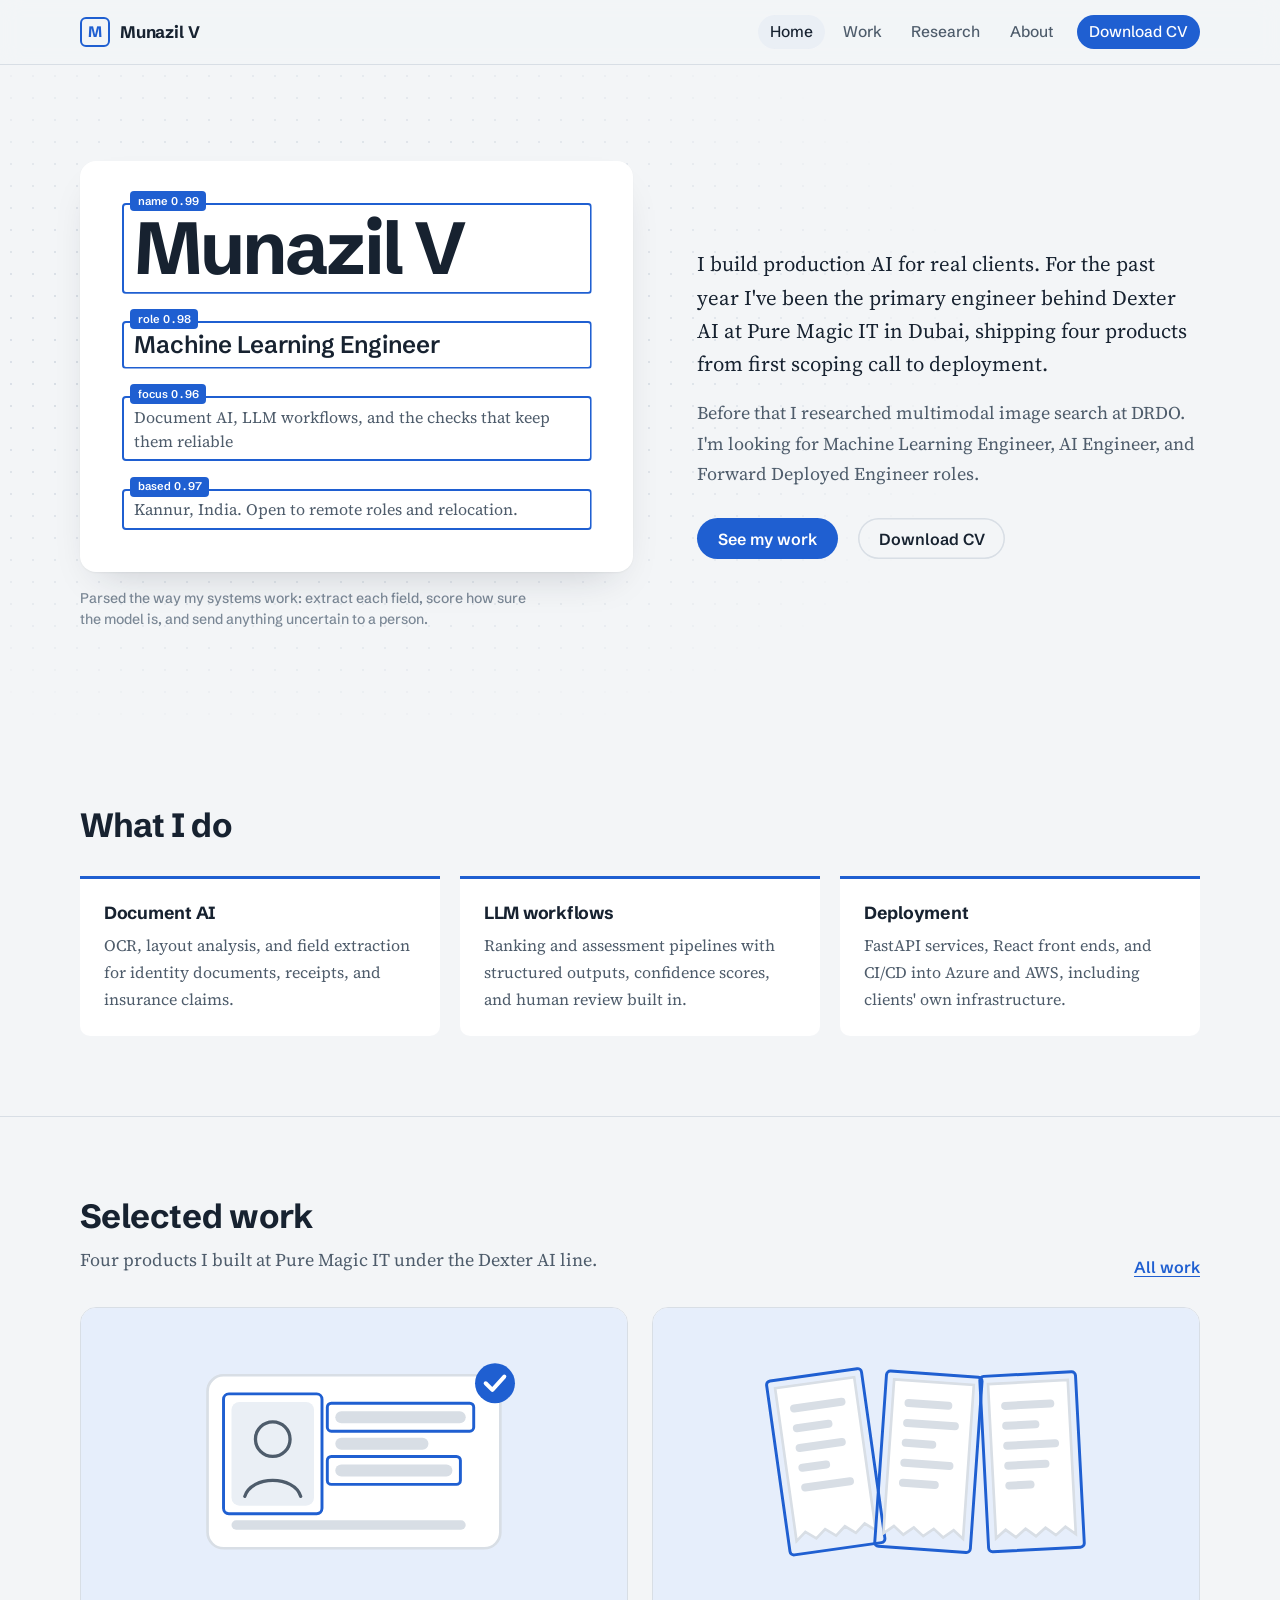
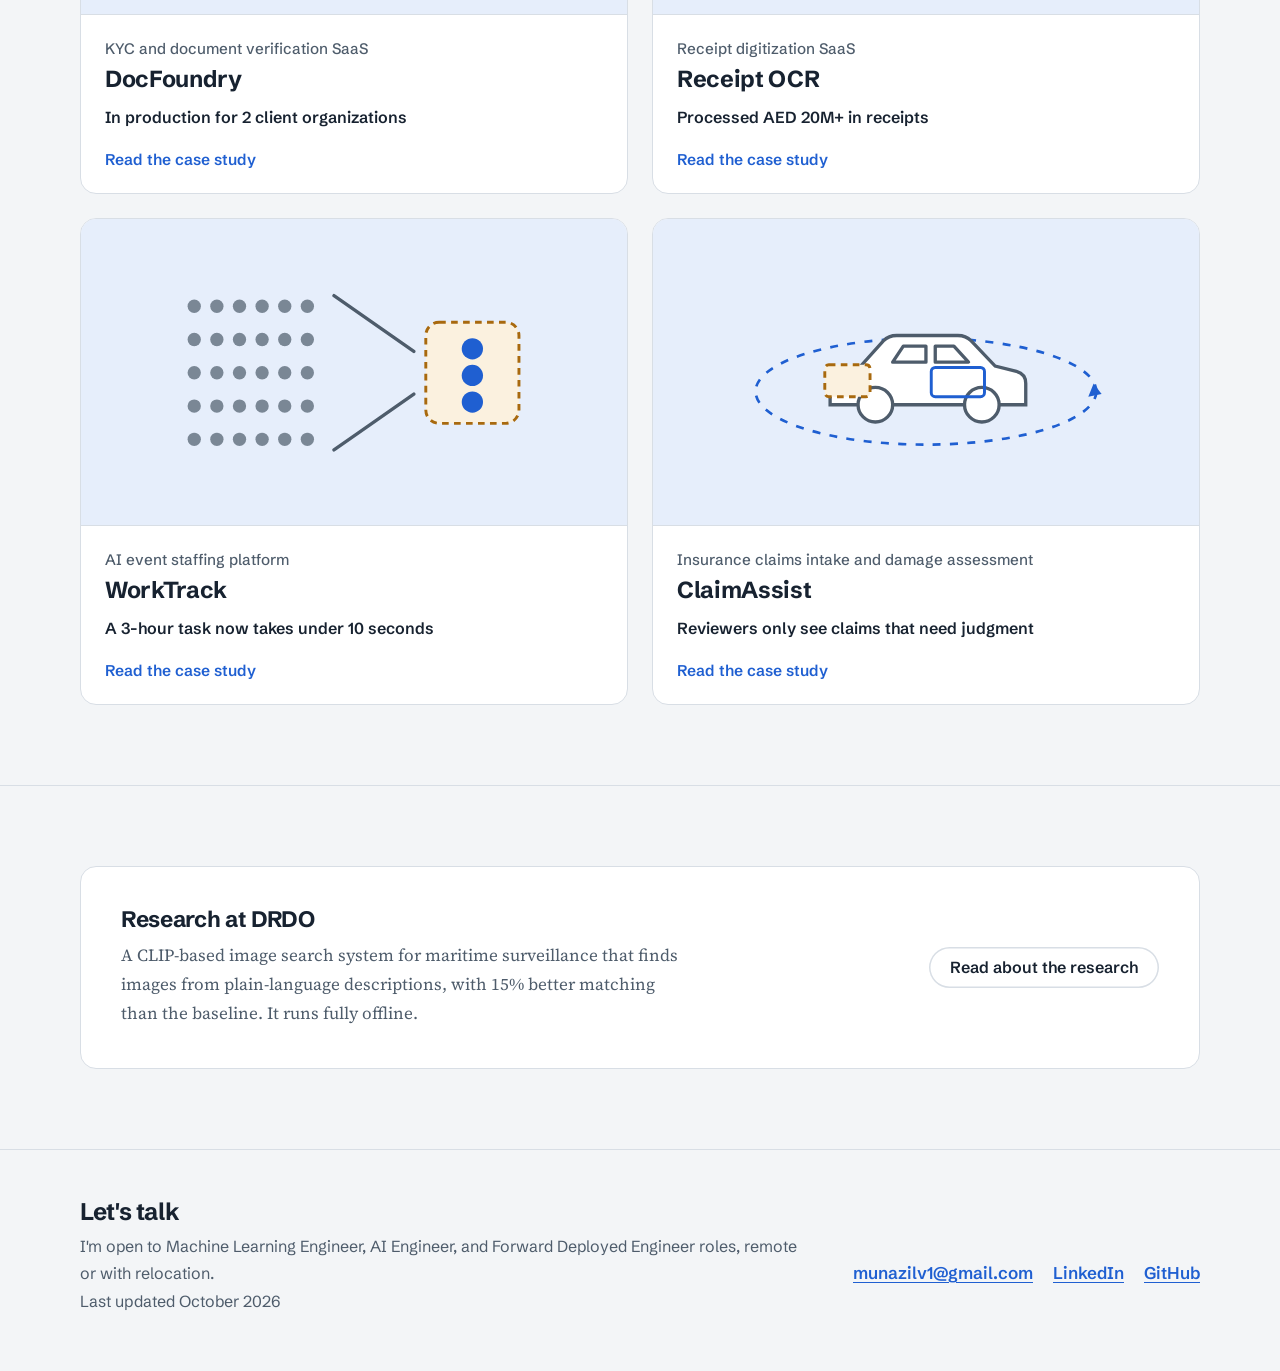
<file: index.html>
<!DOCTYPE html>
<html lang="en">
<head>
<meta charset="utf-8">
<meta name="viewport" content="width=device-width, initial-scale=1">
<title>Munazil V | Machine Learning Engineer</title>
<meta name="description" content="Munazil V, Machine Learning Engineer. I build production document AI, LLM workflows, and the checks that keep them reliable.">
<link rel="canonical" href="https://munazil1.github.io/">
<meta property="og:type" content="website">
<meta property="og:title" content="Munazil V | Machine Learning Engineer">
<meta property="og:description" content="Munazil V, Machine Learning Engineer. I build production document AI, LLM workflows, and the checks that keep them reliable.">
<meta property="og:url" content="https://munazil1.github.io/">
<meta name="theme-color" content="#F3F5F7" media="(prefers-color-scheme: light)">
<meta name="theme-color" content="#0F1A24" media="(prefers-color-scheme: dark)">
<link rel="icon" href="data:image/svg+xml,%3Csvg xmlns='http://www.w3.org/2000/svg' viewBox='0 0 64 64'%3E%3Crect x='6' y='6' width='52' height='52' rx='10' fill='none' stroke='%231F5FD1' stroke-width='6'/%3E%3Ctext x='32' y='43' text-anchor='middle' font-family='Arial' font-weight='700' font-size='28' fill='%231F5FD1'%3EM%3C/text%3E%3C/svg%3E">
<link rel="preconnect" href="https://fonts.googleapis.com">
<link rel="preconnect" href="https://fonts.gstatic.com" crossorigin>
<link href="https://fonts.googleapis.com/css2?family=Schibsted+Grotesk:wght@500;600;700&family=Source+Serif+4:opsz,wght@8..60,400;8..60,600&display=swap" rel="stylesheet">
<link rel="stylesheet" href="assets/styles.css">
<script type="application/ld+json">{"@context": "https://schema.org", "@type": "Person", "name": "Munazil V", "jobTitle": "Machine Learning Engineer", "url": "https://munazil1.github.io/", "email": "mailto:munazilv1@gmail.com", "image": "https://munazil1.github.io/assets/photo.jpg", "address": {"@type": "PostalAddress", "addressLocality": "Kannur", "addressRegion": "Kerala", "addressCountry": "IN"}, "worksFor": {"@type": "Organization", "name": "Pure Magic IT Solutions"}, "alumniOf": {"@type": "CollegeOrUniversity", "name": "Visvesvaraya Technological University"}, "sameAs": ["https://github.com/Munazil1", "https://www.linkedin.com/in/munazil-v"]}</script>
</head>
<body>
<a class="skip" href="#main">Skip to content</a>
<header class="nav">
  <div class="wrap nav-inner">
    <a class="brand" href="index.html"><span class="brand-mark" aria-hidden="true">M</span>Munazil V</a>
    <nav class="nav-links" aria-label="Main">
      <a href="index.html" aria-current="page">Home</a>
      <a href="work.html">Work</a>
      <a href="research.html">Research</a>
      <a href="about.html">About</a>
      <a class="nav-cv" href="resume.pdf"><span class="hide-sm">Download </span>CV</a>
    </nav>
  </div>
</header>
<main id="main">
<section class="hero">
  <div class="wrap hero-grid">
    <div>
      <figure class="sheet" aria-label="Profile card with detected fields">
        <div class="field" style="--i:0"><span class="tag" aria-hidden="true">name 0.99</span><h1 class="name">Munazil V</h1></div>
        <div class="field" style="--i:1"><span class="tag" aria-hidden="true">role 0.98</span><p class="role">Machine Learning Engineer</p></div>
        <div class="field" style="--i:2"><span class="tag" aria-hidden="true">focus 0.96</span><p class="focus">Document AI, LLM workflows, and the checks that keep them reliable</p></div>
        <div class="field" style="--i:3"><span class="tag" aria-hidden="true">based 0.97</span><p class="based">Kannur, India. Open to remote roles and relocation.</p></div>
      </figure>
      <p class="caption">Parsed the way my systems work: extract each field, score how sure the model is, and send anything uncertain to a person.</p>
    </div>
    <div>
      <p class="pitch">I build production AI for real clients. For the past year I've been the primary engineer behind Dexter AI at Pure Magic IT in Dubai, shipping four products from first scoping call to deployment.</p>
      <p class="lede">Before that I researched multimodal image search at DRDO. I'm looking for Machine Learning Engineer, AI Engineer, and Forward Deployed Engineer roles.</p>
      <div class="actions">
        <a class="btn" href="work.html">See my work</a>
        <a class="btn btn-ghost" href="resume.pdf">Download CV</a>
      </div>
    </div>
  </div>
</section>

<section class="section">
  <div class="wrap">
    <div class="section-head"><div><h2>What I do</h2></div></div>
    <div class="capabilities">
      <div class="capability"><h3>Document AI</h3><p>OCR, layout analysis, and field extraction for identity documents, receipts, and insurance claims.</p></div>
      <div class="capability"><h3>LLM workflows</h3><p>Ranking and assessment pipelines with structured outputs, confidence scores, and human review built in.</p></div>
      <div class="capability"><h3>Deployment</h3><p>FastAPI services, React front ends, and CI/CD into Azure and AWS, including clients' own infrastructure.</p></div>
    </div>
  </div>
</section>

<section class="section">
  <div class="wrap">
    <div class="section-head">
      <div><h2>Selected work</h2><p class="lede">Four products I built at Pure Magic IT under the Dexter AI line.</p></div>
      <a class="see-all" href="work.html">All work</a>
    </div>
    <div class="work-grid">
      <a class="card" href="work/docfoundry.html">
  <div class="ill"><svg viewBox="0 0 320 180" role="img" aria-label="Identity card with detected photo and text fields">
<rect class="i-sheet" x="50" y="25" width="220" height="130" rx="12"/>
<rect class="i-soft" x="68" y="45" width="62" height="78" rx="6"/>
<circle class="i-ink" cx="99" cy="73" r="13"/><path class="i-ink" d="M78 116c5-16 37-16 42 0"/>
<rect class="i-line" x="146" y="52" width="98" height="9" rx="4.5"/><rect class="i-line" x="146" y="72" width="70" height="9" rx="4.5"/>
<rect class="i-line" x="146" y="92" width="88" height="9" rx="4.5"/><rect class="i-line" x="68" y="134" width="176" height="7" rx="3.5"/>
<rect class="i-box" x="62" y="39" width="74" height="90" rx="4"/><rect class="i-box" x="140" y="46" width="110" height="21" rx="3"/><rect class="i-box" x="140" y="86" width="100" height="21" rx="3"/>
<circle class="i-accent" cx="266" cy="31" r="15"/><path class="i-check" d="M259 31l5 5 9-10"/></svg></div>
  <div class="card-body">
    <span class="card-kicker">KYC and document verification SaaS</span>
    <h3>DocFoundry</h3>
    <p class="card-result">In production for 2 client organizations</p>
    <span class="card-more">Read the case study</span>
  </div>
</a><a class="card" href="work/receipt-ocr.html">
  <div class="ill"><svg viewBox="0 0 320 180" role="img" aria-label="Three receipts in one photo, each detected separately"><g transform="rotate(-8 85 92)"><path class="i-sheet" d="M55 30 h60 v116 l-7.5 -6 l-7.5 6 l-7.5 -6 l-7.5 6 l-7.5 -6 l-7.5 6 l-7.5 -6 l-7.5 6 z"/><rect class="i-line" x="64" y="44" width="42" height="6" rx="3"/><rect class="i-line" x="64" y="59" width="30" height="6" rx="3"/><rect class="i-line" x="64" y="74" width="38" height="6" rx="3"/><rect class="i-line" x="64" y="89" width="24" height="6" rx="3"/><rect class="i-line" x="64" y="104" width="40" height="6" rx="3"/><rect class="i-box" x="49" y="24" width="72" height="132" rx="3"/></g><g transform="rotate(4 162 88)"><path class="i-sheet" d="M132 30 h60 v116 l-7.5 -6 l-7.5 6 l-7.5 -6 l-7.5 6 l-7.5 -6 l-7.5 6 l-7.5 -6 l-7.5 6 z"/><rect class="i-line" x="141" y="44" width="36" height="6" rx="3"/><rect class="i-line" x="141" y="59" width="42" height="6" rx="3"/><rect class="i-line" x="141" y="74" width="26" height="6" rx="3"/><rect class="i-line" x="141" y="89" width="40" height="6" rx="3"/><rect class="i-line" x="141" y="104" width="30" height="6" rx="3"/><rect class="i-box" x="126" y="24" width="72" height="132" rx="3"/></g><g transform="rotate(-3 240 95)"><path class="i-sheet" d="M210 30 h60 v116 l-7.5 -6 l-7.5 6 l-7.5 -6 l-7.5 6 l-7.5 -6 l-7.5 6 l-7.5 -6 l-7.5 6 z"/><rect class="i-line" x="219" y="44" width="40" height="6" rx="3"/><rect class="i-line" x="219" y="59" width="28" height="6" rx="3"/><rect class="i-line" x="219" y="74" width="42" height="6" rx="3"/><rect class="i-line" x="219" y="89" width="34" height="6" rx="3"/><rect class="i-line" x="219" y="104" width="22" height="6" rx="3"/><rect class="i-box" x="204" y="24" width="72" height="132" rx="3"/></g></svg></div>
  <div class="card-body">
    <span class="card-kicker">Receipt digitization SaaS</span>
    <h3>Receipt OCR</h3>
    <p class="card-result">Processed AED 20M+ in receipts</p>
    <span class="card-more">Read the case study</span>
  </div>
</a><a class="card" href="work/worktrack.html">
  <div class="ill"><svg viewBox="0 0 320 180" role="img" aria-label="A large staff pool narrowed to a shortlist that an admin approves"><circle class="i-dot" cx="40" cy="40" r="5"/><circle class="i-dot" cx="57" cy="40" r="5"/><circle class="i-dot" cx="74" cy="40" r="5"/><circle class="i-dot" cx="91" cy="40" r="5"/><circle class="i-dot" cx="108" cy="40" r="5"/><circle class="i-dot" cx="125" cy="40" r="5"/><circle class="i-dot" cx="40" cy="65" r="5"/><circle class="i-dot" cx="57" cy="65" r="5"/><circle class="i-dot" cx="74" cy="65" r="5"/><circle class="i-dot" cx="91" cy="65" r="5"/><circle class="i-dot" cx="108" cy="65" r="5"/><circle class="i-dot" cx="125" cy="65" r="5"/><circle class="i-dot" cx="40" cy="90" r="5"/><circle class="i-dot" cx="57" cy="90" r="5"/><circle class="i-dot" cx="74" cy="90" r="5"/><circle class="i-dot" cx="91" cy="90" r="5"/><circle class="i-dot" cx="108" cy="90" r="5"/><circle class="i-dot" cx="125" cy="90" r="5"/><circle class="i-dot" cx="40" cy="115" r="5"/><circle class="i-dot" cx="57" cy="115" r="5"/><circle class="i-dot" cx="74" cy="115" r="5"/><circle class="i-dot" cx="91" cy="115" r="5"/><circle class="i-dot" cx="108" cy="115" r="5"/><circle class="i-dot" cx="125" cy="115" r="5"/><circle class="i-dot" cx="40" cy="140" r="5"/><circle class="i-dot" cx="57" cy="140" r="5"/><circle class="i-dot" cx="74" cy="140" r="5"/><circle class="i-dot" cx="91" cy="140" r="5"/><circle class="i-dot" cx="108" cy="140" r="5"/><circle class="i-dot" cx="125" cy="140" r="5"/><path class="i-ink" d="M145 32 L205 74 M145 148 L205 106"/><rect class="i-flag" x="214" y="52" width="70" height="76" rx="10"/><circle class="i-accent" cx="249" cy="72" r="8"/><circle class="i-accent" cx="249" cy="92" r="8"/><circle class="i-accent" cx="249" cy="112" r="8"/></svg></div>
  <div class="card-body">
    <span class="card-kicker">AI event staffing platform</span>
    <h3>WorkTrack</h3>
    <p class="card-result">A 3-hour task now takes under 10 seconds</p>
    <span class="card-more">Read the case study</span>
  </div>
</a><a class="card" href="work/claimassist.html">
  <div class="ill"><svg viewBox="0 0 320 180" role="img" aria-label="Car with a 360 degree scan ring, one damage area detected and one flagged for review">
<ellipse class="i-ring" cx="160" cy="104" rx="128" ry="40"/><path class="i-accent" d="M286 98l6 8-10 2z"/>
<path class="i-sheet" style="stroke:var(--muted);stroke-width:2.5" d="M88 114 L88 98 Q88 91 95 89 L111 85 L128 66 Q132 62 138 62 L184 62 Q190 62 194 66 L212 85 L228 89 Q235 91 235 98 L235 114 Z"/>
<path class="i-ink" d="M135 82 L143 70 L160 70 L160 82 Z M167 70 L181 70 L192 82 L167 82 Z"/>
<circle class="i-wheel" cx="122" cy="114" r="13"/><circle class="i-wheel" cx="202" cy="114" r="13"/>
<rect class="i-box" x="164" y="86" width="40" height="22" rx="3"/><rect class="i-flag" x="84" y="84" width="34" height="24" rx="3"/></svg></div>
  <div class="card-body">
    <span class="card-kicker">Insurance claims intake and damage assessment</span>
    <h3>ClaimAssist</h3>
    <p class="card-result">Reviewers only see claims that need judgment</p>
    <span class="card-more">Read the case study</span>
  </div>
</a>
    </div>
  </div>
</section>

<section class="section">
  <div class="wrap">
    <div class="band">
      <div>
        <h3>Research at DRDO</h3>
        <p>A CLIP-based image search system for maritime surveillance that finds images from plain-language descriptions, with 15% better matching than the baseline. It runs fully offline.</p>
      </div>
      <a class="btn btn-ghost" href="research.html">Read about the research</a>
    </div>
  </div>
</section>

</main>
<footer class="footer">
  <div class="wrap">
    <div class="footer-grid">
      <div>
        <h2>Let's talk</h2>
        <p>I'm open to Machine Learning Engineer, AI Engineer, and Forward Deployed Engineer roles, remote or with relocation.</p>
      </div>
      <div class="footer-links">
        <a href="mailto:munazilv1@gmail.com">munazilv1@gmail.com</a>
        <a href="https://www.linkedin.com/in/munazil-v">LinkedIn</a>
        <a href="https://github.com/Munazil1">GitHub</a>
      </div>
    </div>
    <p class="fine">Last updated October 2026</p>
  </div>
</footer>
</body>
</html>
</file>
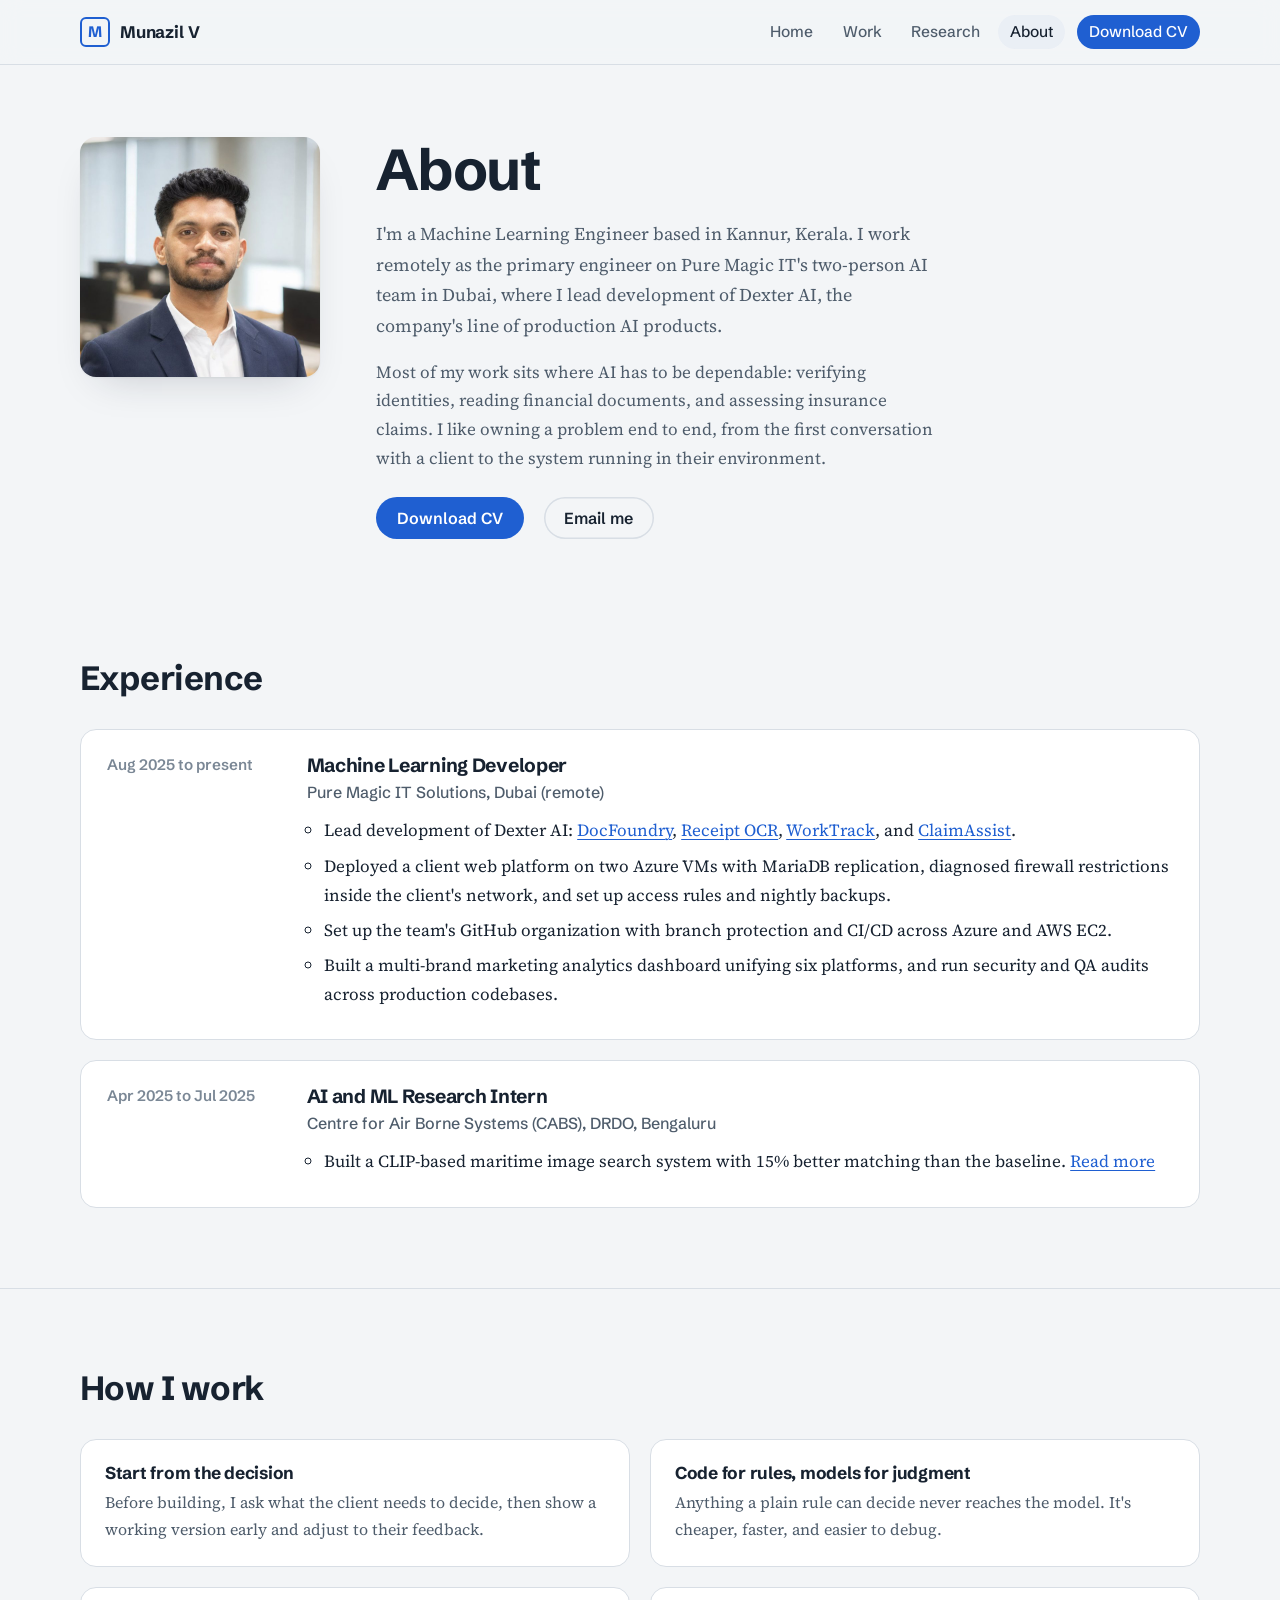
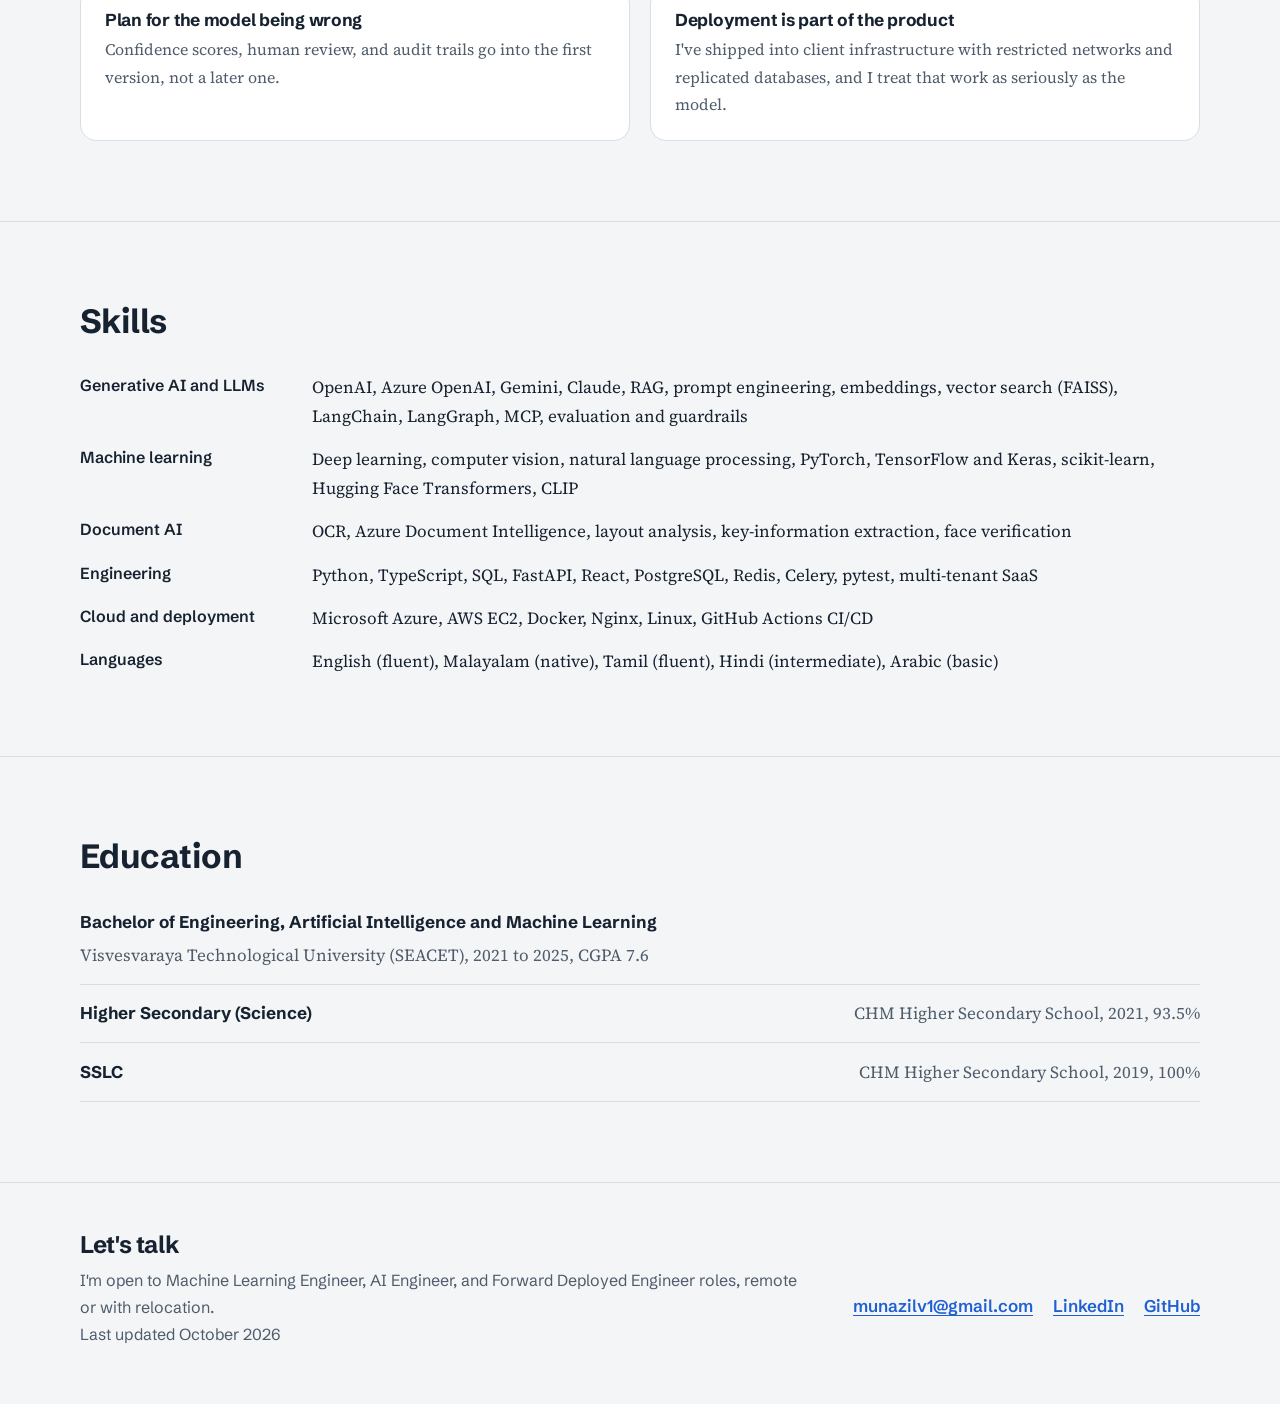
<file: about.html>
<!DOCTYPE html>
<html lang="en">
<head>
<meta charset="utf-8">
<meta name="viewport" content="width=device-width, initial-scale=1">
<title>About | Munazil V</title>
<meta name="description" content="Munazil V is a Machine Learning Engineer in Kannur, India, leading development of Dexter AI's production AI products.">
<link rel="canonical" href="https://munazil1.github.io/about.html">
<meta property="og:type" content="website">
<meta property="og:title" content="About | Munazil V">
<meta property="og:description" content="Munazil V is a Machine Learning Engineer in Kannur, India, leading development of Dexter AI's production AI products.">
<meta property="og:url" content="https://munazil1.github.io/about.html">
<meta name="theme-color" content="#F3F5F7" media="(prefers-color-scheme: light)">
<meta name="theme-color" content="#0F1A24" media="(prefers-color-scheme: dark)">
<link rel="icon" href="data:image/svg+xml,%3Csvg xmlns='http://www.w3.org/2000/svg' viewBox='0 0 64 64'%3E%3Crect x='6' y='6' width='52' height='52' rx='10' fill='none' stroke='%231F5FD1' stroke-width='6'/%3E%3Ctext x='32' y='43' text-anchor='middle' font-family='Arial' font-weight='700' font-size='28' fill='%231F5FD1'%3EM%3C/text%3E%3C/svg%3E">
<link rel="preconnect" href="https://fonts.googleapis.com">
<link rel="preconnect" href="https://fonts.gstatic.com" crossorigin>
<link href="https://fonts.googleapis.com/css2?family=Schibsted+Grotesk:wght@500;600;700&family=Source+Serif+4:opsz,wght@8..60,400;8..60,600&display=swap" rel="stylesheet">
<link rel="stylesheet" href="assets/styles.css">
</head>
<body>
<a class="skip" href="#main">Skip to content</a>
<header class="nav">
  <div class="wrap nav-inner">
    <a class="brand" href="index.html"><span class="brand-mark" aria-hidden="true">M</span>Munazil V</a>
    <nav class="nav-links" aria-label="Main">
      <a href="index.html">Home</a>
      <a href="work.html">Work</a>
      <a href="research.html">Research</a>
      <a href="about.html" aria-current="page">About</a>
      <a class="nav-cv" href="resume.pdf"><span class="hide-sm">Download </span>CV</a>
    </nav>
  </div>
</header>
<main id="main">
<div class="wrap page-head">
  <div class="about-intro">
    <img class="portrait" src="assets/photo.jpg" alt="Munazil V" width="720" height="720">
    <div>
      <h1>About</h1>
      <p class="lede">I'm a Machine Learning Engineer based in Kannur, Kerala. I work remotely as the primary engineer on Pure Magic IT's two-person AI team in Dubai, where I lead development of Dexter AI, the company's line of production AI products.</p>
      <p class="muted">Most of my work sits where AI has to be dependable: verifying identities, reading financial documents, and assessing insurance claims. I like owning a problem end to end, from the first conversation with a client to the system running in their environment.</p>
      <div class="actions" style="margin-top:1.5rem"><a class="btn" href="resume.pdf">Download CV</a><a class="btn btn-ghost" href="mailto:munazilv1@gmail.com">Email me</a></div>
    </div>
  </div>
</div>

<section class="section">
  <div class="wrap">
    <div class="section-head"><h2>Experience</h2></div>
    <ol class="timeline">
      <li>
        <span class="when">Aug 2025 to present</span>
        <div>
          <h3>Machine Learning Developer</h3>
          <p class="org">Pure Magic IT Solutions, Dubai (remote)</p>
          <ul>
            <li>Lead development of Dexter AI: <a href="work/docfoundry.html">DocFoundry</a>, <a href="work/receipt-ocr.html">Receipt OCR</a>, <a href="work/worktrack.html">WorkTrack</a>, and <a href="work/claimassist.html">ClaimAssist</a>.</li>
            <li>Deployed a client web platform on two Azure VMs with MariaDB replication, diagnosed firewall restrictions inside the client's network, and set up access rules and nightly backups.</li>
            <li>Set up the team's GitHub organization with branch protection and CI/CD across Azure and AWS EC2.</li>
            <li>Built a multi-brand marketing analytics dashboard unifying six platforms, and run security and QA audits across production codebases.</li>
          </ul>
        </div>
      </li>
      <li>
        <span class="when">Apr 2025 to Jul 2025</span>
        <div>
          <h3>AI and ML Research Intern</h3>
          <p class="org">Centre for Air Borne Systems (CABS), DRDO, Bengaluru</p>
          <ul><li>Built a CLIP-based maritime image search system with 15% better matching than the baseline. <a href="research.html">Read more</a></li></ul>
        </div>
      </li>
    </ol>
  </div>
</section>

<section class="section">
  <div class="wrap">
    <div class="section-head"><h2>How I work</h2></div>
    <div class="principles">
      <div class="principle"><h3>Start from the decision</h3><p>Before building, I ask what the client needs to decide, then show a working version early and adjust to their feedback.</p></div>
      <div class="principle"><h3>Code for rules, models for judgment</h3><p>Anything a plain rule can decide never reaches the model. It's cheaper, faster, and easier to debug.</p></div>
      <div class="principle"><h3>Plan for the model being wrong</h3><p>Confidence scores, human review, and audit trails go into the first version, not a later one.</p></div>
      <div class="principle"><h3>Deployment is part of the product</h3><p>I've shipped into client infrastructure with restricted networks and replicated databases, and I treat that work as seriously as the model.</p></div>
    </div>
  </div>
</section>

<section class="section">
  <div class="wrap">
    <div class="section-head"><h2>Skills</h2></div>
    <dl class="skills">
      <dt>Generative AI and LLMs</dt><dd>OpenAI, Azure OpenAI, Gemini, Claude, RAG, prompt engineering, embeddings, vector search (FAISS), LangChain, LangGraph, MCP, evaluation and guardrails</dd>
      <dt>Machine learning</dt><dd>Deep learning, computer vision, natural language processing, PyTorch, TensorFlow and Keras, scikit-learn, Hugging Face Transformers, CLIP</dd>
      <dt>Document AI</dt><dd>OCR, Azure Document Intelligence, layout analysis, key-information extraction, face verification</dd>
      <dt>Engineering</dt><dd>Python, TypeScript, SQL, FastAPI, React, PostgreSQL, Redis, Celery, pytest, multi-tenant SaaS</dd>
      <dt>Cloud and deployment</dt><dd>Microsoft Azure, AWS EC2, Docker, Nginx, Linux, GitHub Actions CI/CD</dd>
      <dt>Languages</dt><dd>English (fluent), Malayalam (native), Tamil (fluent), Hindi (intermediate), Arabic (basic)</dd>
    </dl>
  </div>
</section>

<section class="section">
  <div class="wrap">
    <div class="section-head"><h2>Education</h2></div>
    <div class="edu">
      <div><strong>Bachelor of Engineering, Artificial Intelligence and Machine Learning</strong><span class="muted">Visvesvaraya Technological University (SEACET), 2021 to 2025, CGPA 7.6</span></div>
      <div><strong>Higher Secondary (Science)</strong><span class="muted">CHM Higher Secondary School, 2021, 93.5%</span></div>
      <div><strong>SSLC</strong><span class="muted">CHM Higher Secondary School, 2019, 100%</span></div>
    </div>
  </div>
</section>

</main>
<footer class="footer">
  <div class="wrap">
    <div class="footer-grid">
      <div>
        <h2>Let's talk</h2>
        <p>I'm open to Machine Learning Engineer, AI Engineer, and Forward Deployed Engineer roles, remote or with relocation.</p>
      </div>
      <div class="footer-links">
        <a href="mailto:munazilv1@gmail.com">munazilv1@gmail.com</a>
        <a href="https://www.linkedin.com/in/munazil-v">LinkedIn</a>
        <a href="https://github.com/Munazil1">GitHub</a>
      </div>
    </div>
    <p class="fine">Last updated October 2026</p>
  </div>
</footer>
</body>
</html>
</file>
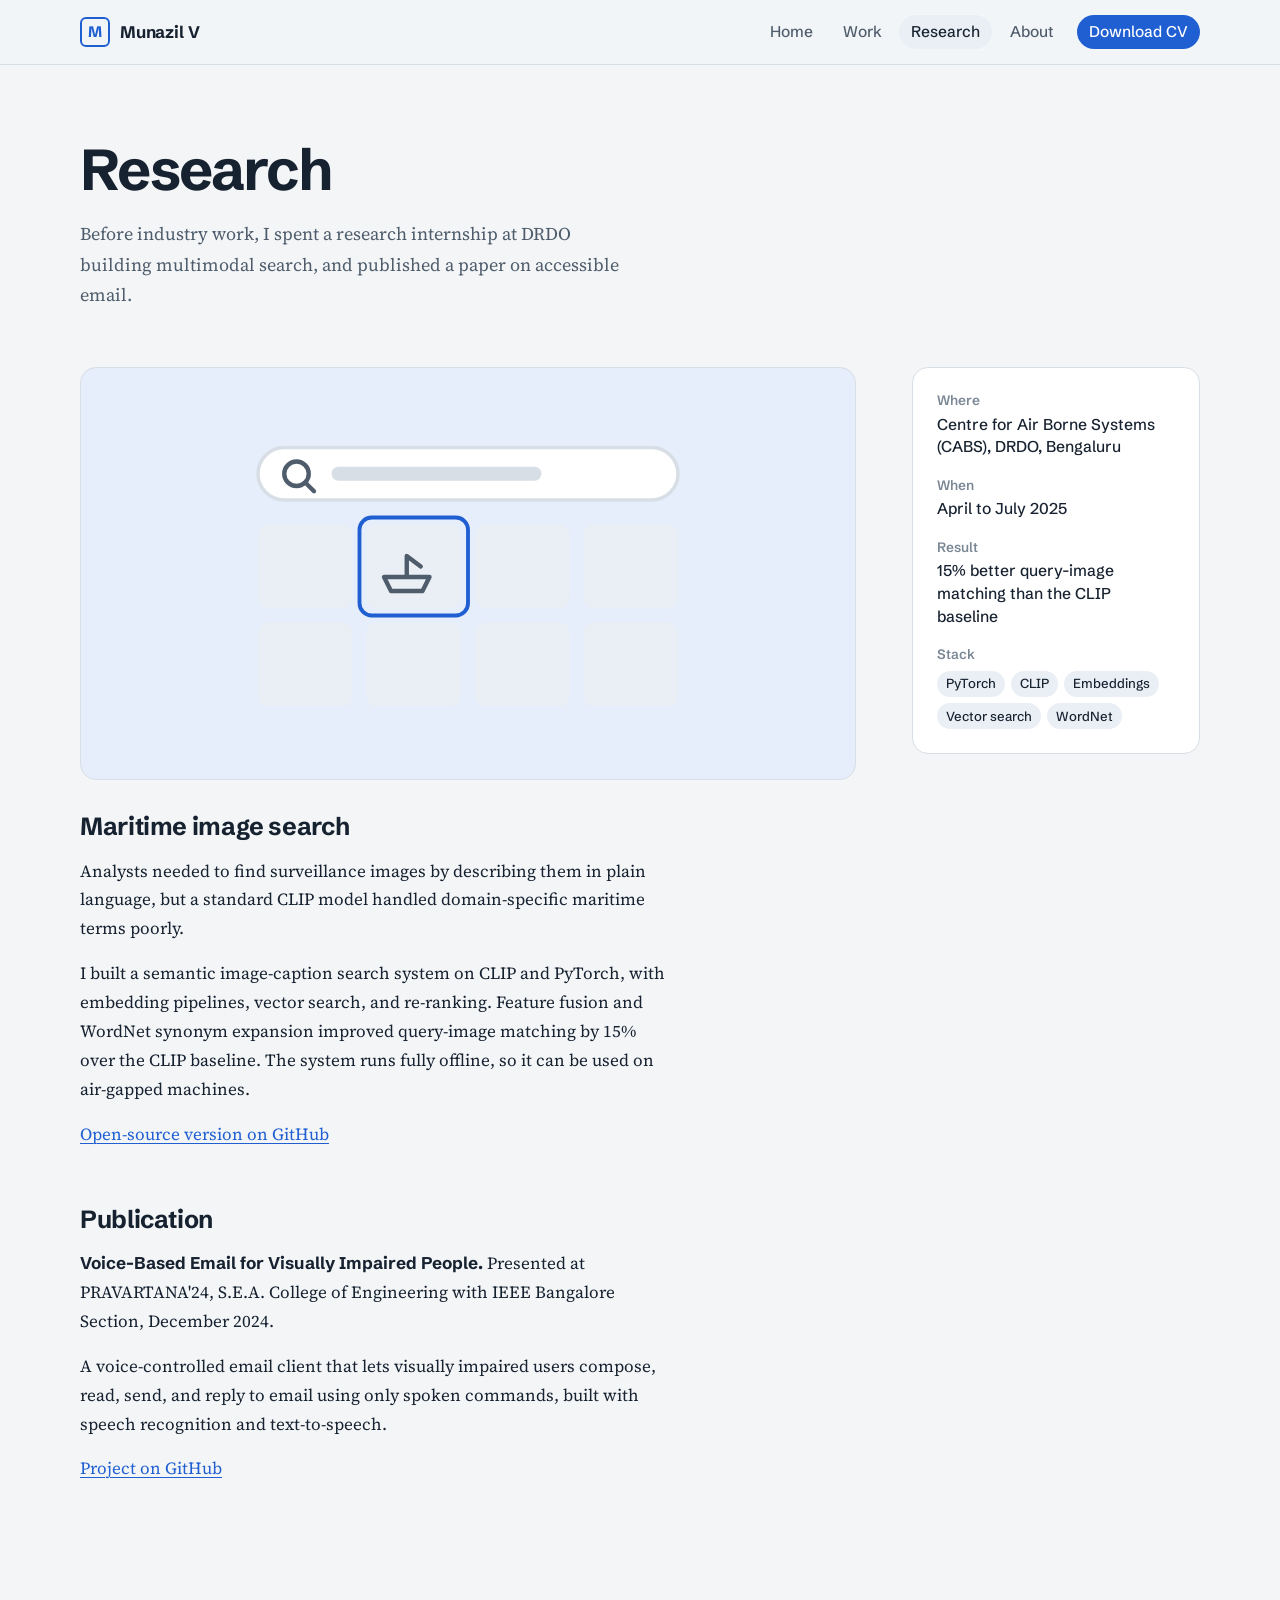
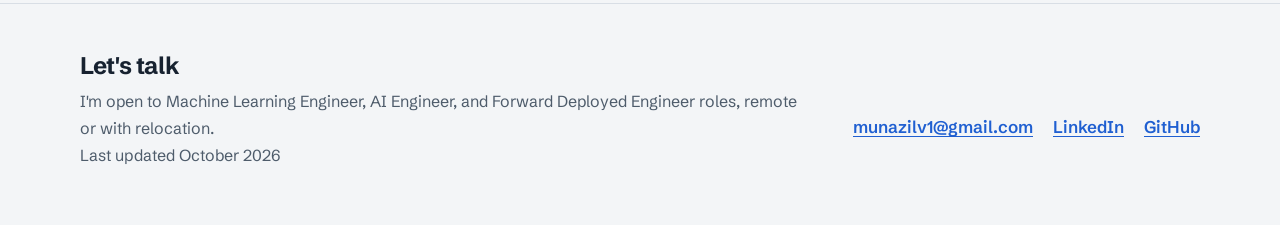
<file: research.html>
<!DOCTYPE html>
<html lang="en">
<head>
<meta charset="utf-8">
<meta name="viewport" content="width=device-width, initial-scale=1">
<title>Research | Munazil V</title>
<meta name="description" content="Multimodal maritime image search at DRDO, and a published paper on voice-based email for visually impaired users.">
<link rel="canonical" href="https://munazil1.github.io/research.html">
<meta property="og:type" content="website">
<meta property="og:title" content="Research | Munazil V">
<meta property="og:description" content="Multimodal maritime image search at DRDO, and a published paper on voice-based email for visually impaired users.">
<meta property="og:url" content="https://munazil1.github.io/research.html">
<meta name="theme-color" content="#F3F5F7" media="(prefers-color-scheme: light)">
<meta name="theme-color" content="#0F1A24" media="(prefers-color-scheme: dark)">
<link rel="icon" href="data:image/svg+xml,%3Csvg xmlns='http://www.w3.org/2000/svg' viewBox='0 0 64 64'%3E%3Crect x='6' y='6' width='52' height='52' rx='10' fill='none' stroke='%231F5FD1' stroke-width='6'/%3E%3Ctext x='32' y='43' text-anchor='middle' font-family='Arial' font-weight='700' font-size='28' fill='%231F5FD1'%3EM%3C/text%3E%3C/svg%3E">
<link rel="preconnect" href="https://fonts.googleapis.com">
<link rel="preconnect" href="https://fonts.gstatic.com" crossorigin>
<link href="https://fonts.googleapis.com/css2?family=Schibsted+Grotesk:wght@500;600;700&family=Source+Serif+4:opsz,wght@8..60,400;8..60,600&display=swap" rel="stylesheet">
<link rel="stylesheet" href="assets/styles.css">
</head>
<body>
<a class="skip" href="#main">Skip to content</a>
<header class="nav">
  <div class="wrap nav-inner">
    <a class="brand" href="index.html"><span class="brand-mark" aria-hidden="true">M</span>Munazil V</a>
    <nav class="nav-links" aria-label="Main">
      <a href="index.html">Home</a>
      <a href="work.html">Work</a>
      <a href="research.html" aria-current="page">Research</a>
      <a href="about.html">About</a>
      <a class="nav-cv" href="resume.pdf"><span class="hide-sm">Download </span>CV</a>
    </nav>
  </div>
</header>
<main id="main">
<div class="wrap page-head">
  <h1>Research</h1>
  <p class="lede">Before industry work, I spent a research internship at DRDO building multimodal search, and published a paper on accessible email.</p>
</div>
<div class="wrap case-layout" style="padding-top:0">
  <div class="case-main">
    <section>
      <div class="case-art" style="margin:0 0 2rem"><svg viewBox="0 0 320 180" role="img" aria-label="Text search returning a matching image from a grid of surveillance images"><rect class="i-sheet" x="40" y="18" width="240" height="30" rx="15"/><circle class="i-ink" cx="62" cy="33" r="7"/><path class="i-ink" d="M67 38l5 5"/><rect class="i-line" x="82" y="29" width="120" height="8" rx="4"/><rect class="i-soft" x="40" y="62" width="54" height="48" rx="6"/><rect class="i-soft" x="102" y="62" width="54" height="48" rx="6"/><rect class="i-soft" x="164" y="62" width="54" height="48" rx="6"/><rect class="i-soft" x="226" y="62" width="54" height="48" rx="6"/><rect class="i-soft" x="40" y="118" width="54" height="48" rx="6"/><rect class="i-soft" x="102" y="118" width="54" height="48" rx="6"/><rect class="i-soft" x="164" y="118" width="54" height="48" rx="6"/><rect class="i-soft" x="226" y="118" width="54" height="48" rx="6"/><path class="i-ink" d="M112 92 h26 l-4 8 h-18 z M125 92 v-12 l8 6"/><rect class="i-box" x="98" y="58" width="62" height="56" rx="7"/></svg></div>
      <h2>Maritime image search</h2>
      <p>Analysts needed to find surveillance images by describing them in plain language, but a standard CLIP model handled domain-specific maritime terms poorly.</p>
      <p>I built a semantic image-caption search system on CLIP and PyTorch, with embedding pipelines, vector search, and re-ranking. Feature fusion and WordNet synonym expansion improved query-image matching by 15% over the CLIP baseline. The system runs fully offline, so it can be used on air-gapped machines.</p>
      <p><a href="https://github.com/Munazil1/maritime-clip-search">Open-source version on GitHub</a></p>
    </section>
    <section>
      <h2>Publication</h2>
      <p><strong class="sans">Voice-Based Email for Visually Impaired People.</strong> Presented at PRAVARTANA'24, S.E.A. College of Engineering with IEEE Bangalore Section, December 2024.</p>
      <p>A voice-controlled email client that lets visually impaired users compose, read, send, and reply to email using only spoken commands, built with speech recognition and text-to-speech.</p>
      <p><a href="https://github.com/Munazil1/voice-enabled-email-for-blind-people">Project on GitHub</a></p>
    </section>
  </div>
  <aside class="aside" aria-label="Research details">
    <dl>
      <div><dt>Where</dt><dd>Centre for Air Borne Systems (CABS), DRDO, Bengaluru</dd></div>
      <div><dt>When</dt><dd>April to July 2025</dd></div>
      <div><dt>Result</dt><dd>15% better query-image matching than the CLIP baseline</dd></div>
      <div><dt>Stack</dt><dd><div class="chips"><span class="chip">PyTorch</span><span class="chip">CLIP</span><span class="chip">Embeddings</span><span class="chip">Vector search</span><span class="chip">WordNet</span></div></dd></div>
    </dl>
  </aside>
</div>

</main>
<footer class="footer">
  <div class="wrap">
    <div class="footer-grid">
      <div>
        <h2>Let's talk</h2>
        <p>I'm open to Machine Learning Engineer, AI Engineer, and Forward Deployed Engineer roles, remote or with relocation.</p>
      </div>
      <div class="footer-links">
        <a href="mailto:munazilv1@gmail.com">munazilv1@gmail.com</a>
        <a href="https://www.linkedin.com/in/munazil-v">LinkedIn</a>
        <a href="https://github.com/Munazil1">GitHub</a>
      </div>
    </div>
    <p class="fine">Last updated October 2026</p>
  </div>
</footer>
</body>
</html>
</file>
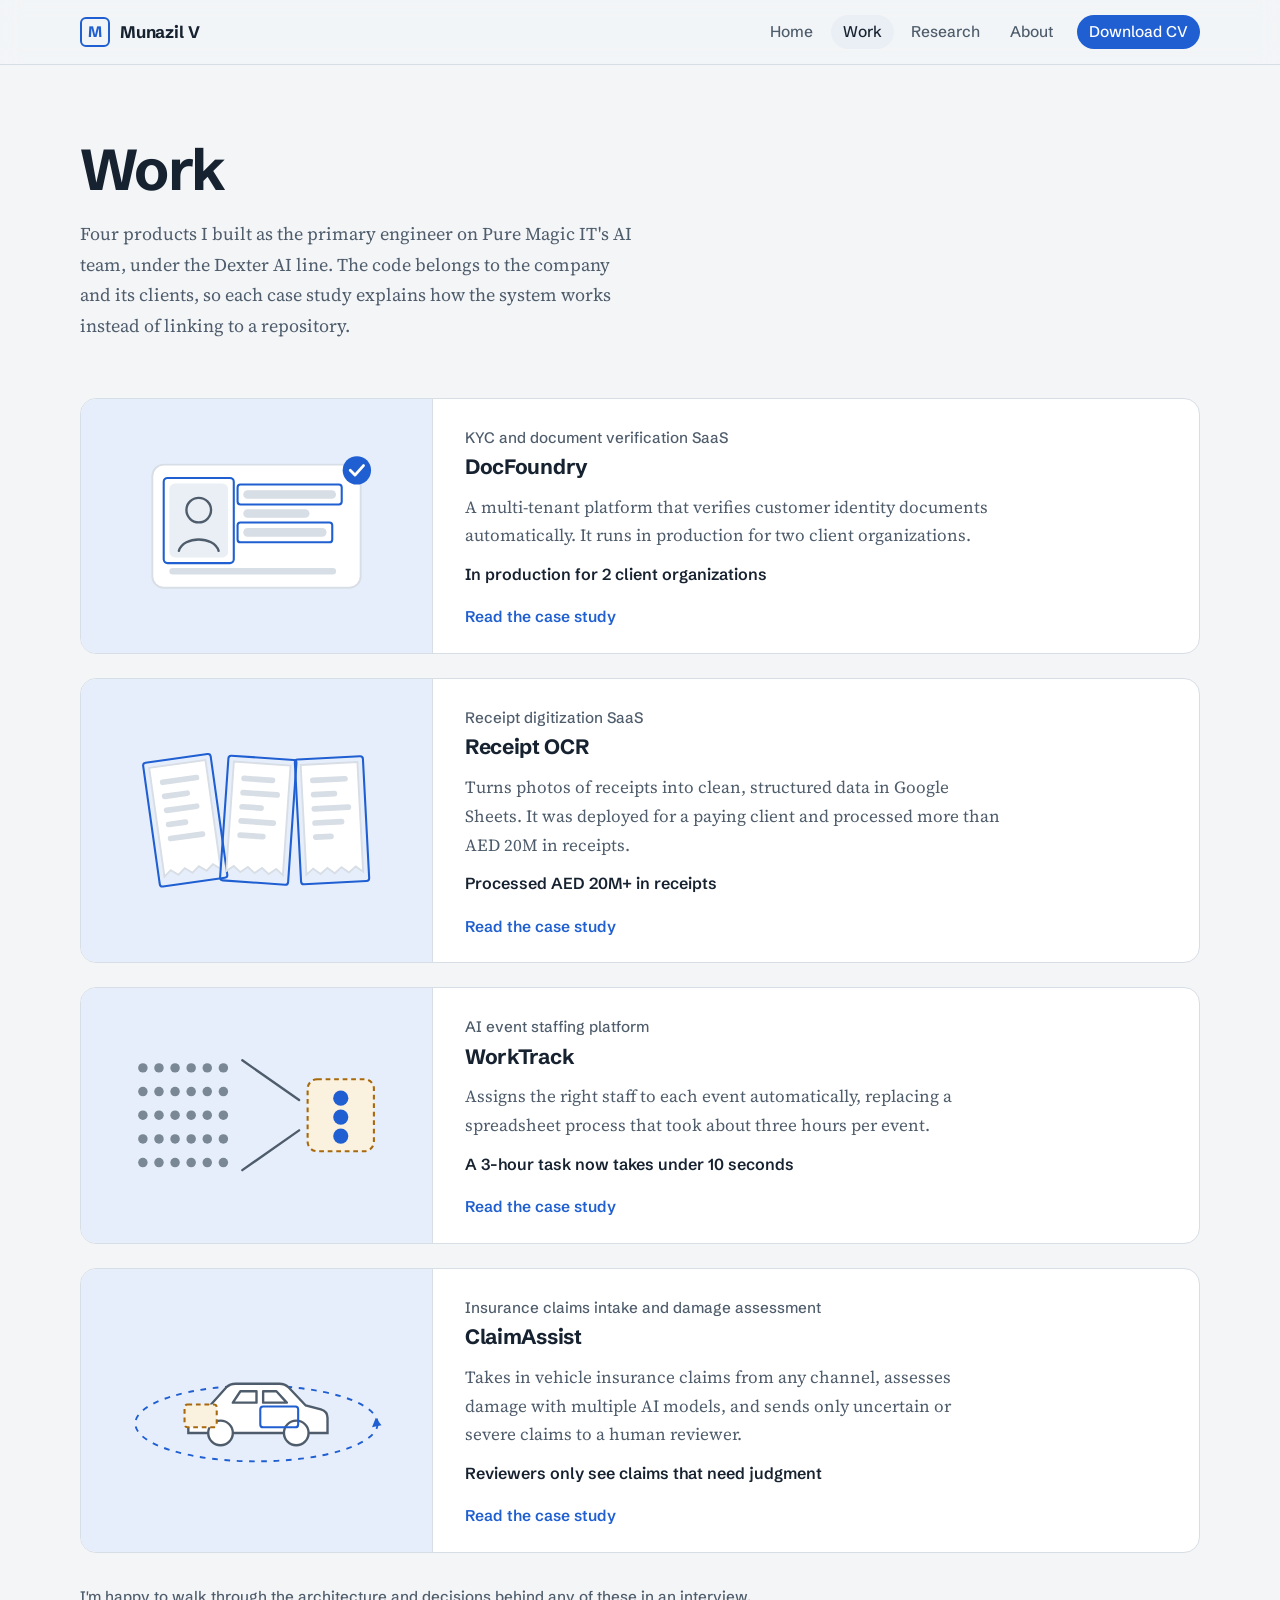
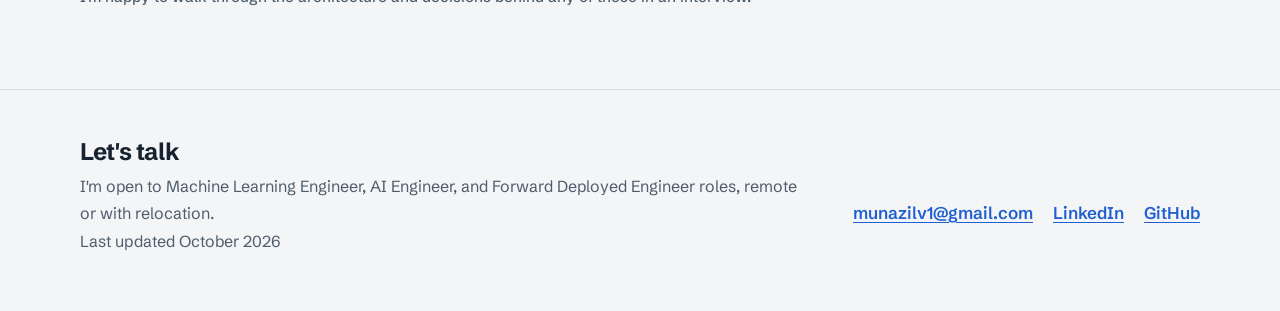
<file: work.html>
<!DOCTYPE html>
<html lang="en">
<head>
<meta charset="utf-8">
<meta name="viewport" content="width=device-width, initial-scale=1">
<title>Work | Munazil V</title>
<meta name="description" content="Case studies: KYC verification, receipt digitization, LLM-ranked event staffing, and multimodal insurance claims assessment.">
<link rel="canonical" href="https://munazil1.github.io/work.html">
<meta property="og:type" content="website">
<meta property="og:title" content="Work | Munazil V">
<meta property="og:description" content="Case studies: KYC verification, receipt digitization, LLM-ranked event staffing, and multimodal insurance claims assessment.">
<meta property="og:url" content="https://munazil1.github.io/work.html">
<meta name="theme-color" content="#F3F5F7" media="(prefers-color-scheme: light)">
<meta name="theme-color" content="#0F1A24" media="(prefers-color-scheme: dark)">
<link rel="icon" href="data:image/svg+xml,%3Csvg xmlns='http://www.w3.org/2000/svg' viewBox='0 0 64 64'%3E%3Crect x='6' y='6' width='52' height='52' rx='10' fill='none' stroke='%231F5FD1' stroke-width='6'/%3E%3Ctext x='32' y='43' text-anchor='middle' font-family='Arial' font-weight='700' font-size='28' fill='%231F5FD1'%3EM%3C/text%3E%3C/svg%3E">
<link rel="preconnect" href="https://fonts.googleapis.com">
<link rel="preconnect" href="https://fonts.gstatic.com" crossorigin>
<link href="https://fonts.googleapis.com/css2?family=Schibsted+Grotesk:wght@500;600;700&family=Source+Serif+4:opsz,wght@8..60,400;8..60,600&display=swap" rel="stylesheet">
<link rel="stylesheet" href="assets/styles.css">
</head>
<body>
<a class="skip" href="#main">Skip to content</a>
<header class="nav">
  <div class="wrap nav-inner">
    <a class="brand" href="index.html"><span class="brand-mark" aria-hidden="true">M</span>Munazil V</a>
    <nav class="nav-links" aria-label="Main">
      <a href="index.html">Home</a>
      <a href="work.html" aria-current="page">Work</a>
      <a href="research.html">Research</a>
      <a href="about.html">About</a>
      <a class="nav-cv" href="resume.pdf"><span class="hide-sm">Download </span>CV</a>
    </nav>
  </div>
</header>
<main id="main">
<div class="wrap page-head">
  <h1>Work</h1>
  <p class="lede">Four products I built as the primary engineer on Pure Magic IT's AI team, under the Dexter AI line. The code belongs to the company and its clients, so each case study explains how the system works instead of linking to a repository.</p>
</div>
<div class="wrap" style="padding-bottom:4rem">
  <div class="work-list"><a class="row-card" href="work/docfoundry.html">
  <div class="ill"><svg viewBox="0 0 320 180" role="img" aria-label="Identity card with detected photo and text fields">
<rect class="i-sheet" x="50" y="25" width="220" height="130" rx="12"/>
<rect class="i-soft" x="68" y="45" width="62" height="78" rx="6"/>
<circle class="i-ink" cx="99" cy="73" r="13"/><path class="i-ink" d="M78 116c5-16 37-16 42 0"/>
<rect class="i-line" x="146" y="52" width="98" height="9" rx="4.5"/><rect class="i-line" x="146" y="72" width="70" height="9" rx="4.5"/>
<rect class="i-line" x="146" y="92" width="88" height="9" rx="4.5"/><rect class="i-line" x="68" y="134" width="176" height="7" rx="3.5"/>
<rect class="i-box" x="62" y="39" width="74" height="90" rx="4"/><rect class="i-box" x="140" y="46" width="110" height="21" rx="3"/><rect class="i-box" x="140" y="86" width="100" height="21" rx="3"/>
<circle class="i-accent" cx="266" cy="31" r="15"/><path class="i-check" d="M259 31l5 5 9-10"/></svg></div>
  <div class="card-body">
    <span class="card-kicker">KYC and document verification SaaS</span>
    <h3>DocFoundry</h3>
    <p class="summary">A multi-tenant platform that verifies customer identity documents automatically. It runs in production for two client organizations.</p>
    <p class="card-result">In production for 2 client organizations</p>
    <span class="card-more">Read the case study</span>
  </div>
</a><a class="row-card" href="work/receipt-ocr.html">
  <div class="ill"><svg viewBox="0 0 320 180" role="img" aria-label="Three receipts in one photo, each detected separately"><g transform="rotate(-8 85 92)"><path class="i-sheet" d="M55 30 h60 v116 l-7.5 -6 l-7.5 6 l-7.5 -6 l-7.5 6 l-7.5 -6 l-7.5 6 l-7.5 -6 l-7.5 6 z"/><rect class="i-line" x="64" y="44" width="42" height="6" rx="3"/><rect class="i-line" x="64" y="59" width="30" height="6" rx="3"/><rect class="i-line" x="64" y="74" width="38" height="6" rx="3"/><rect class="i-line" x="64" y="89" width="24" height="6" rx="3"/><rect class="i-line" x="64" y="104" width="40" height="6" rx="3"/><rect class="i-box" x="49" y="24" width="72" height="132" rx="3"/></g><g transform="rotate(4 162 88)"><path class="i-sheet" d="M132 30 h60 v116 l-7.5 -6 l-7.5 6 l-7.5 -6 l-7.5 6 l-7.5 -6 l-7.5 6 l-7.5 -6 l-7.5 6 z"/><rect class="i-line" x="141" y="44" width="36" height="6" rx="3"/><rect class="i-line" x="141" y="59" width="42" height="6" rx="3"/><rect class="i-line" x="141" y="74" width="26" height="6" rx="3"/><rect class="i-line" x="141" y="89" width="40" height="6" rx="3"/><rect class="i-line" x="141" y="104" width="30" height="6" rx="3"/><rect class="i-box" x="126" y="24" width="72" height="132" rx="3"/></g><g transform="rotate(-3 240 95)"><path class="i-sheet" d="M210 30 h60 v116 l-7.5 -6 l-7.5 6 l-7.5 -6 l-7.5 6 l-7.5 -6 l-7.5 6 l-7.5 -6 l-7.5 6 z"/><rect class="i-line" x="219" y="44" width="40" height="6" rx="3"/><rect class="i-line" x="219" y="59" width="28" height="6" rx="3"/><rect class="i-line" x="219" y="74" width="42" height="6" rx="3"/><rect class="i-line" x="219" y="89" width="34" height="6" rx="3"/><rect class="i-line" x="219" y="104" width="22" height="6" rx="3"/><rect class="i-box" x="204" y="24" width="72" height="132" rx="3"/></g></svg></div>
  <div class="card-body">
    <span class="card-kicker">Receipt digitization SaaS</span>
    <h3>Receipt OCR</h3>
    <p class="summary">Turns photos of receipts into clean, structured data in Google Sheets. It was deployed for a paying client and processed more than AED 20M in receipts.</p>
    <p class="card-result">Processed AED 20M+ in receipts</p>
    <span class="card-more">Read the case study</span>
  </div>
</a><a class="row-card" href="work/worktrack.html">
  <div class="ill"><svg viewBox="0 0 320 180" role="img" aria-label="A large staff pool narrowed to a shortlist that an admin approves"><circle class="i-dot" cx="40" cy="40" r="5"/><circle class="i-dot" cx="57" cy="40" r="5"/><circle class="i-dot" cx="74" cy="40" r="5"/><circle class="i-dot" cx="91" cy="40" r="5"/><circle class="i-dot" cx="108" cy="40" r="5"/><circle class="i-dot" cx="125" cy="40" r="5"/><circle class="i-dot" cx="40" cy="65" r="5"/><circle class="i-dot" cx="57" cy="65" r="5"/><circle class="i-dot" cx="74" cy="65" r="5"/><circle class="i-dot" cx="91" cy="65" r="5"/><circle class="i-dot" cx="108" cy="65" r="5"/><circle class="i-dot" cx="125" cy="65" r="5"/><circle class="i-dot" cx="40" cy="90" r="5"/><circle class="i-dot" cx="57" cy="90" r="5"/><circle class="i-dot" cx="74" cy="90" r="5"/><circle class="i-dot" cx="91" cy="90" r="5"/><circle class="i-dot" cx="108" cy="90" r="5"/><circle class="i-dot" cx="125" cy="90" r="5"/><circle class="i-dot" cx="40" cy="115" r="5"/><circle class="i-dot" cx="57" cy="115" r="5"/><circle class="i-dot" cx="74" cy="115" r="5"/><circle class="i-dot" cx="91" cy="115" r="5"/><circle class="i-dot" cx="108" cy="115" r="5"/><circle class="i-dot" cx="125" cy="115" r="5"/><circle class="i-dot" cx="40" cy="140" r="5"/><circle class="i-dot" cx="57" cy="140" r="5"/><circle class="i-dot" cx="74" cy="140" r="5"/><circle class="i-dot" cx="91" cy="140" r="5"/><circle class="i-dot" cx="108" cy="140" r="5"/><circle class="i-dot" cx="125" cy="140" r="5"/><path class="i-ink" d="M145 32 L205 74 M145 148 L205 106"/><rect class="i-flag" x="214" y="52" width="70" height="76" rx="10"/><circle class="i-accent" cx="249" cy="72" r="8"/><circle class="i-accent" cx="249" cy="92" r="8"/><circle class="i-accent" cx="249" cy="112" r="8"/></svg></div>
  <div class="card-body">
    <span class="card-kicker">AI event staffing platform</span>
    <h3>WorkTrack</h3>
    <p class="summary">Assigns the right staff to each event automatically, replacing a spreadsheet process that took about three hours per event.</p>
    <p class="card-result">A 3-hour task now takes under 10 seconds</p>
    <span class="card-more">Read the case study</span>
  </div>
</a><a class="row-card" href="work/claimassist.html">
  <div class="ill"><svg viewBox="0 0 320 180" role="img" aria-label="Car with a 360 degree scan ring, one damage area detected and one flagged for review">
<ellipse class="i-ring" cx="160" cy="104" rx="128" ry="40"/><path class="i-accent" d="M286 98l6 8-10 2z"/>
<path class="i-sheet" style="stroke:var(--muted);stroke-width:2.5" d="M88 114 L88 98 Q88 91 95 89 L111 85 L128 66 Q132 62 138 62 L184 62 Q190 62 194 66 L212 85 L228 89 Q235 91 235 98 L235 114 Z"/>
<path class="i-ink" d="M135 82 L143 70 L160 70 L160 82 Z M167 70 L181 70 L192 82 L167 82 Z"/>
<circle class="i-wheel" cx="122" cy="114" r="13"/><circle class="i-wheel" cx="202" cy="114" r="13"/>
<rect class="i-box" x="164" y="86" width="40" height="22" rx="3"/><rect class="i-flag" x="84" y="84" width="34" height="24" rx="3"/></svg></div>
  <div class="card-body">
    <span class="card-kicker">Insurance claims intake and damage assessment</span>
    <h3>ClaimAssist</h3>
    <p class="summary">Takes in vehicle insurance claims from any channel, assesses damage with multiple AI models, and sends only uncertain or severe claims to a human reviewer.</p>
    <p class="card-result">Reviewers only see claims that need judgment</p>
    <span class="card-more">Read the case study</span>
  </div>
</a></div>
  <p class="note" style="margin-top:2rem">I'm happy to walk through the architecture and decisions behind any of these in an interview.</p>
</div>

</main>
<footer class="footer">
  <div class="wrap">
    <div class="footer-grid">
      <div>
        <h2>Let's talk</h2>
        <p>I'm open to Machine Learning Engineer, AI Engineer, and Forward Deployed Engineer roles, remote or with relocation.</p>
      </div>
      <div class="footer-links">
        <a href="mailto:munazilv1@gmail.com">munazilv1@gmail.com</a>
        <a href="https://www.linkedin.com/in/munazil-v">LinkedIn</a>
        <a href="https://github.com/Munazil1">GitHub</a>
      </div>
    </div>
    <p class="fine">Last updated October 2026</p>
  </div>
</footer>
</body>
</html>
</file>
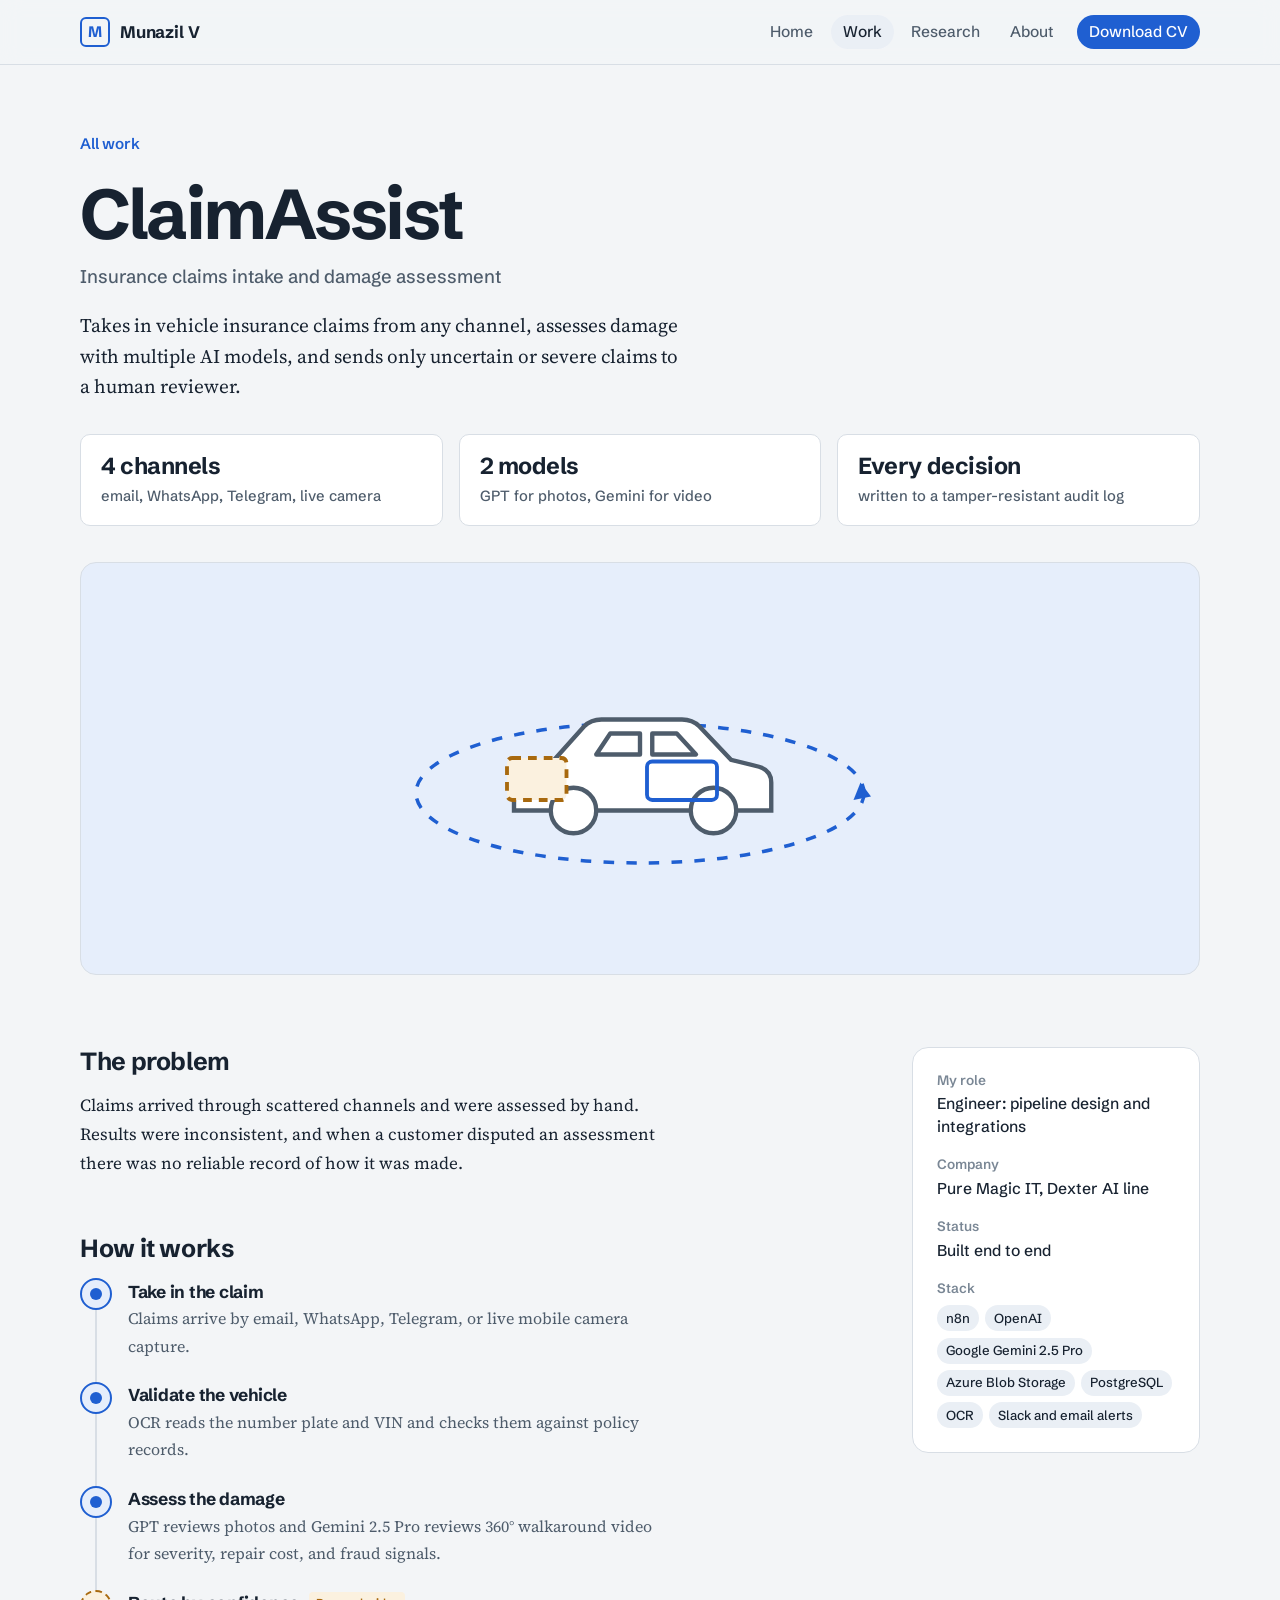
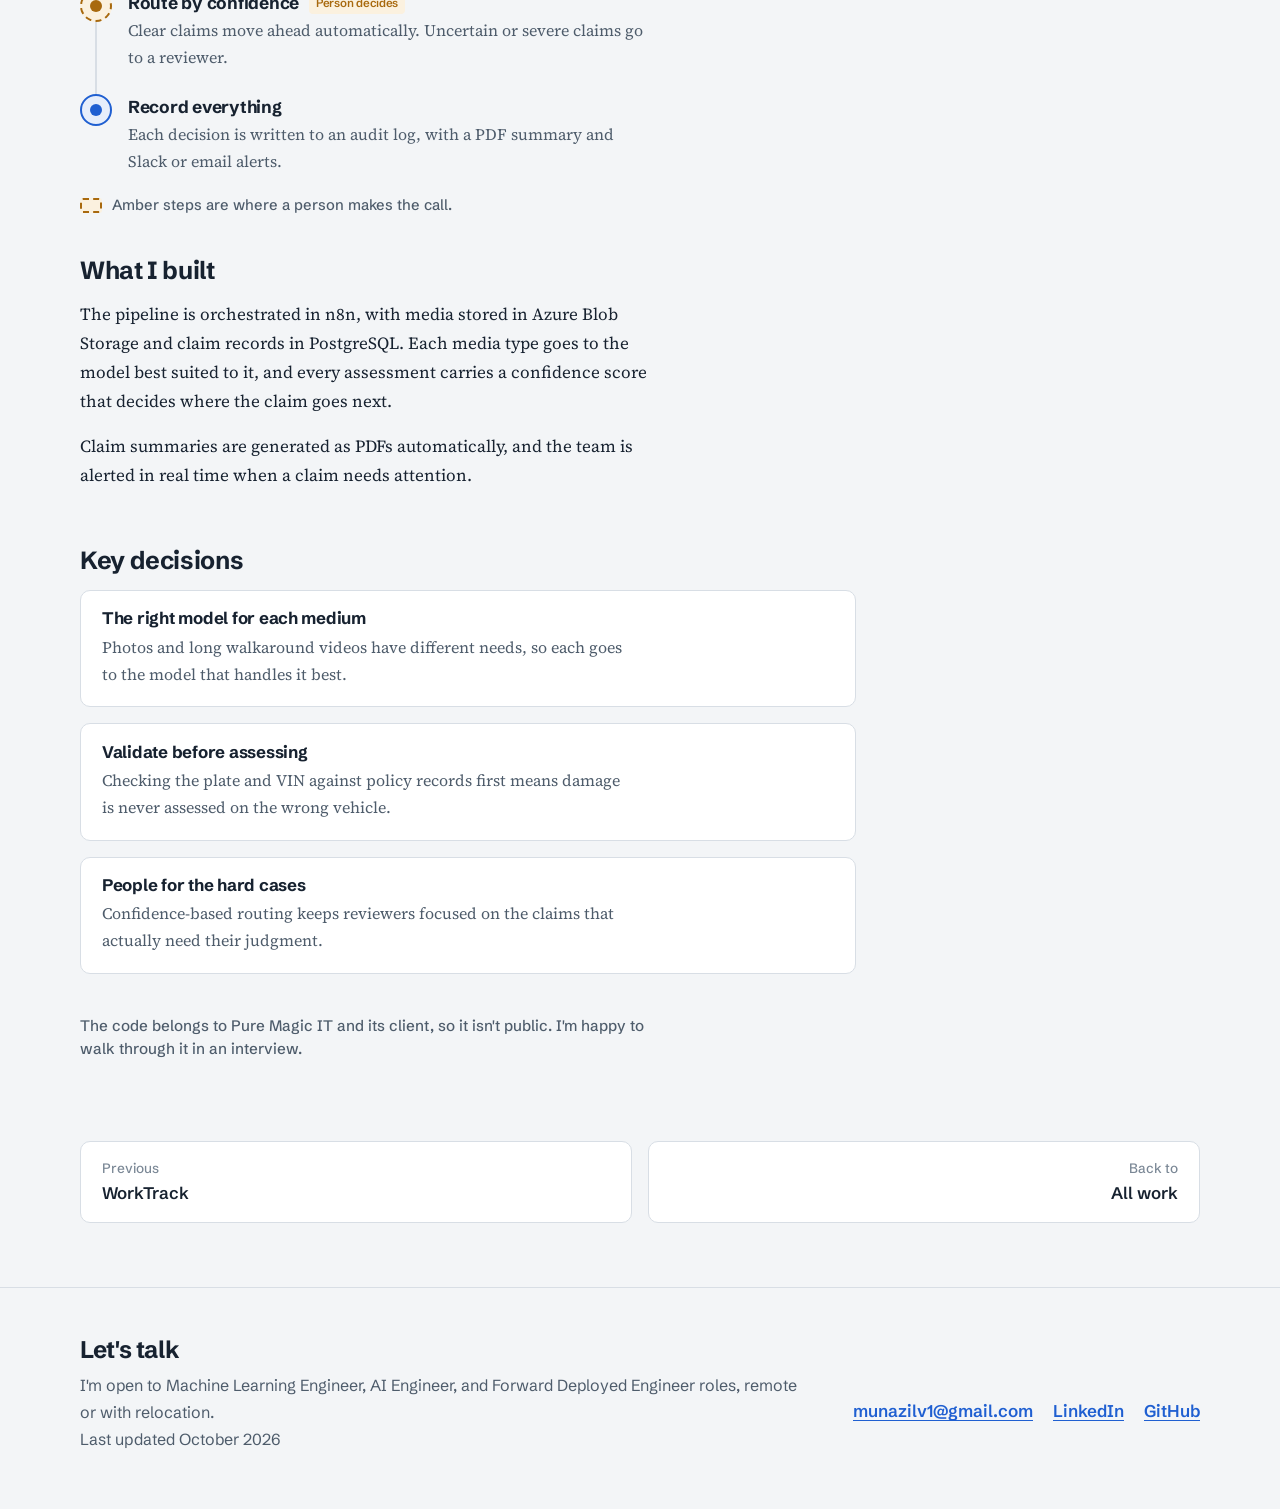
<file: work/claimassist.html>
<!DOCTYPE html>
<html lang="en">
<head>
<meta charset="utf-8">
<meta name="viewport" content="width=device-width, initial-scale=1">
<title>ClaimAssist: Insurance claims intake and damage assessment | Munazil V</title>
<meta name="description" content="Takes in vehicle insurance claims from any channel, assesses damage with multiple AI models, and sends only uncertain or severe claims to a human reviewer.">
<link rel="canonical" href="https://munazil1.github.io/work/claimassist.html">
<meta property="og:type" content="website">
<meta property="og:title" content="ClaimAssist: Insurance claims intake and damage assessment | Munazil V">
<meta property="og:description" content="Takes in vehicle insurance claims from any channel, assesses damage with multiple AI models, and sends only uncertain or severe claims to a human reviewer.">
<meta property="og:url" content="https://munazil1.github.io/work/claimassist.html">
<meta name="theme-color" content="#F3F5F7" media="(prefers-color-scheme: light)">
<meta name="theme-color" content="#0F1A24" media="(prefers-color-scheme: dark)">
<link rel="icon" href="data:image/svg+xml,%3Csvg xmlns='http://www.w3.org/2000/svg' viewBox='0 0 64 64'%3E%3Crect x='6' y='6' width='52' height='52' rx='10' fill='none' stroke='%231F5FD1' stroke-width='6'/%3E%3Ctext x='32' y='43' text-anchor='middle' font-family='Arial' font-weight='700' font-size='28' fill='%231F5FD1'%3EM%3C/text%3E%3C/svg%3E">
<link rel="preconnect" href="https://fonts.googleapis.com">
<link rel="preconnect" href="https://fonts.gstatic.com" crossorigin>
<link href="https://fonts.googleapis.com/css2?family=Schibsted+Grotesk:wght@500;600;700&family=Source+Serif+4:opsz,wght@8..60,400;8..60,600&display=swap" rel="stylesheet">
<link rel="stylesheet" href="../assets/styles.css">
</head>
<body>
<a class="skip" href="#main">Skip to content</a>
<header class="nav">
  <div class="wrap nav-inner">
    <a class="brand" href="../index.html"><span class="brand-mark" aria-hidden="true">M</span>Munazil V</a>
    <nav class="nav-links" aria-label="Main">
      <a href="../index.html">Home</a>
      <a href="../work.html" aria-current="page">Work</a>
      <a href="../research.html">Research</a>
      <a href="../about.html">About</a>
      <a class="nav-cv" href="../resume.pdf"><span class="hide-sm">Download </span>CV</a>
    </nav>
  </div>
</header>
<main id="main">
<div class="wrap case-hero">
  <a class="crumb" href="../work.html">All work</a>
  <h1>ClaimAssist</h1>
  <p class="case-kicker">Insurance claims intake and damage assessment</p>
  <p class="case-summary">Takes in vehicle insurance claims from any channel, assesses damage with multiple AI models, and sends only uncertain or severe claims to a human reviewer.</p>
  <div class="outcomes"><div class="outcome"><strong>4 channels</strong><span>email, WhatsApp, Telegram, live camera</span></div><div class="outcome"><strong>2 models</strong><span>GPT for photos, Gemini for video</span></div><div class="outcome"><strong>Every decision</strong><span>written to a tamper-resistant audit log</span></div></div>
  <div class="case-art"><svg viewBox="0 0 320 180" role="img" aria-label="Car with a 360 degree scan ring, one damage area detected and one flagged for review">
<ellipse class="i-ring" cx="160" cy="104" rx="128" ry="40"/><path class="i-accent" d="M286 98l6 8-10 2z"/>
<path class="i-sheet" style="stroke:var(--muted);stroke-width:2.5" d="M88 114 L88 98 Q88 91 95 89 L111 85 L128 66 Q132 62 138 62 L184 62 Q190 62 194 66 L212 85 L228 89 Q235 91 235 98 L235 114 Z"/>
<path class="i-ink" d="M135 82 L143 70 L160 70 L160 82 Z M167 70 L181 70 L192 82 L167 82 Z"/>
<circle class="i-wheel" cx="122" cy="114" r="13"/><circle class="i-wheel" cx="202" cy="114" r="13"/>
<rect class="i-box" x="164" y="86" width="40" height="22" rx="3"/><rect class="i-flag" x="84" y="84" width="34" height="24" rx="3"/></svg></div>
  <!-- Optional: replace the illustration above with a sanitized screenshot (dummy data only), e.g.
       <img src="../assets/claimassist.png" alt="ClaimAssist screen with sample data" width="1200" height="750"> -->
</div>
<div class="wrap case-layout">
  <div class="case-main">
    <section><h2>The problem</h2><p>Claims arrived through scattered channels and were assessed by hand. Results were inconsistent, and when a customer disputed an assessment there was no reliable record of how it was made.</p></section>
    <section><h2>How it works</h2><ol class="steps"><li class=""><span class="dot" aria-hidden="true"></span><div><h3>Take in the claim</h3><p>Claims arrive by email, WhatsApp, Telegram, or live mobile camera capture.</p></div></li><li class=""><span class="dot" aria-hidden="true"></span><div><h3>Validate the vehicle</h3><p>OCR reads the number plate and VIN and checks them against policy records.</p></div></li><li class=""><span class="dot" aria-hidden="true"></span><div><h3>Assess the damage</h3><p>GPT reviews photos and Gemini 2.5 Pro reviews 360&deg; walkaround video for severity, repair cost, and fraud signals.</p></div></li><li class="person"><span class="dot" aria-hidden="true"></span><div><h3>Route by confidence</h3><p>Clear claims move ahead automatically. Uncertain or severe claims go to a reviewer.</p></div></li><li class=""><span class="dot" aria-hidden="true"></span><div><h3>Record everything</h3><p>Each decision is written to an audit log, with a PDF summary and Slack or email alerts.</p></div></li></ol><p class="legend"><span class="swatch" aria-hidden="true"></span>Amber steps are where a person makes the call.</p></section>
    <section><h2>What I built</h2><p>The pipeline is orchestrated in n8n, with media stored in Azure Blob Storage and claim records in PostgreSQL. Each media type goes to the model best suited to it, and every assessment carries a confidence score that decides where the claim goes next.</p><p>Claim summaries are generated as PDFs automatically, and the team is alerted in real time when a claim needs attention.</p></section>
    <section><h2>Key decisions</h2><ul class="decisions"><li><h3>The right model for each medium</h3><p>Photos and long walkaround videos have different needs, so each goes to the model that handles it best.</p></li><li><h3>Validate before assessing</h3><p>Checking the plate and VIN against policy records first means damage is never assessed on the wrong vehicle.</p></li><li><h3>People for the hard cases</h3><p>Confidence-based routing keeps reviewers focused on the claims that actually need their judgment.</p></li></ul></section>
    <p class="note">The code belongs to Pure Magic IT and its client, so it isn't public. I'm happy to walk through it in an interview.</p>
  </div>
  <aside class="aside" aria-label="Project details">
    <dl>
      <div><dt>My role</dt><dd>Engineer: pipeline design and integrations</dd></div>
      <div><dt>Company</dt><dd>Pure Magic IT, Dexter AI line</dd></div>
      <div><dt>Status</dt><dd>Built end to end</dd></div>
      <div><dt>Stack</dt><dd><div class="chips"><span class="chip">n8n</span><span class="chip">OpenAI</span><span class="chip">Google Gemini 2.5 Pro</span><span class="chip">Azure Blob Storage</span><span class="chip">PostgreSQL</span><span class="chip">OCR</span><span class="chip">Slack and email alerts</span></div></dd></div>
    </dl>
  </aside>
</div>
<div class="wrap"><nav class="pager" aria-label="More case studies"><a href="worktrack.html"><small>Previous</small>WorkTrack</a><a class="next" href="../work.html"><small>Back to</small>All work</a></nav></div>

</main>
<footer class="footer">
  <div class="wrap">
    <div class="footer-grid">
      <div>
        <h2>Let's talk</h2>
        <p>I'm open to Machine Learning Engineer, AI Engineer, and Forward Deployed Engineer roles, remote or with relocation.</p>
      </div>
      <div class="footer-links">
        <a href="mailto:munazilv1@gmail.com">munazilv1@gmail.com</a>
        <a href="https://www.linkedin.com/in/munazil-v">LinkedIn</a>
        <a href="https://github.com/Munazil1">GitHub</a>
      </div>
    </div>
    <p class="fine">Last updated October 2026</p>
  </div>
</footer>
</body>
</html>
</file>
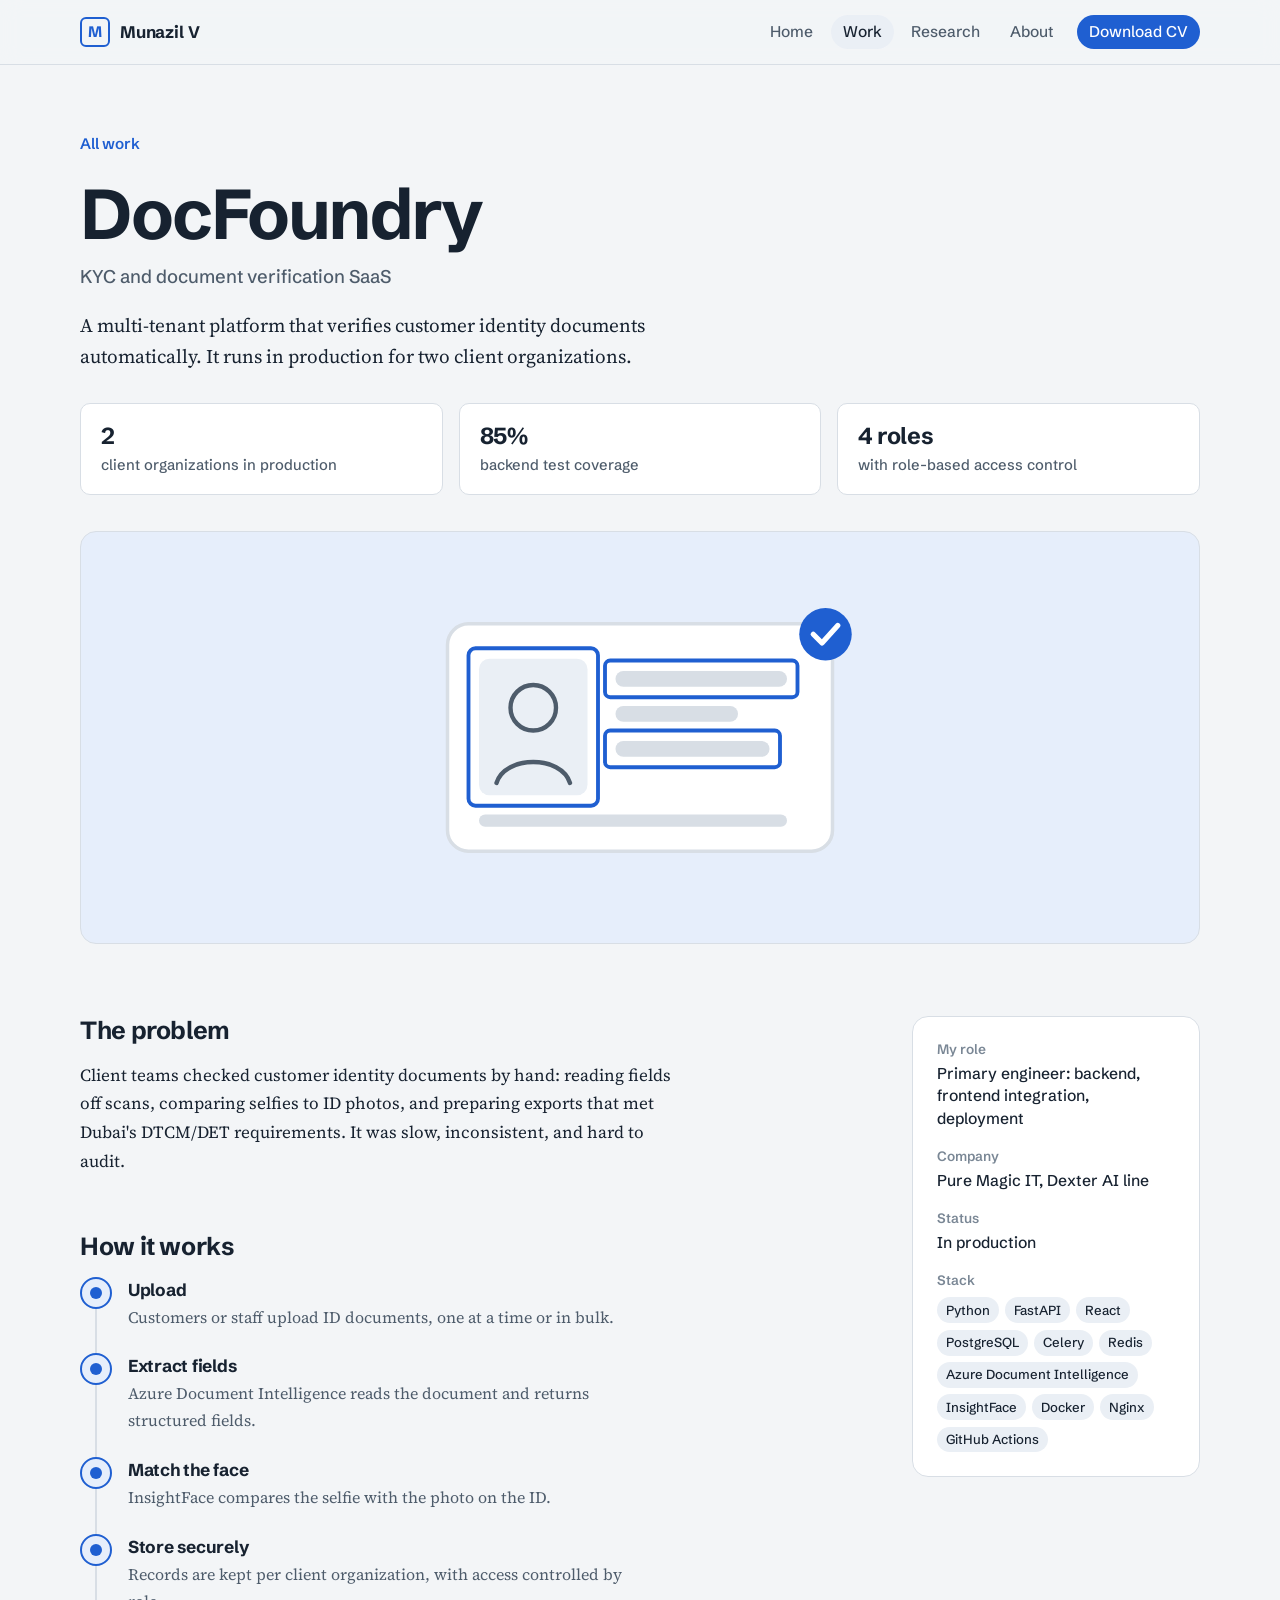
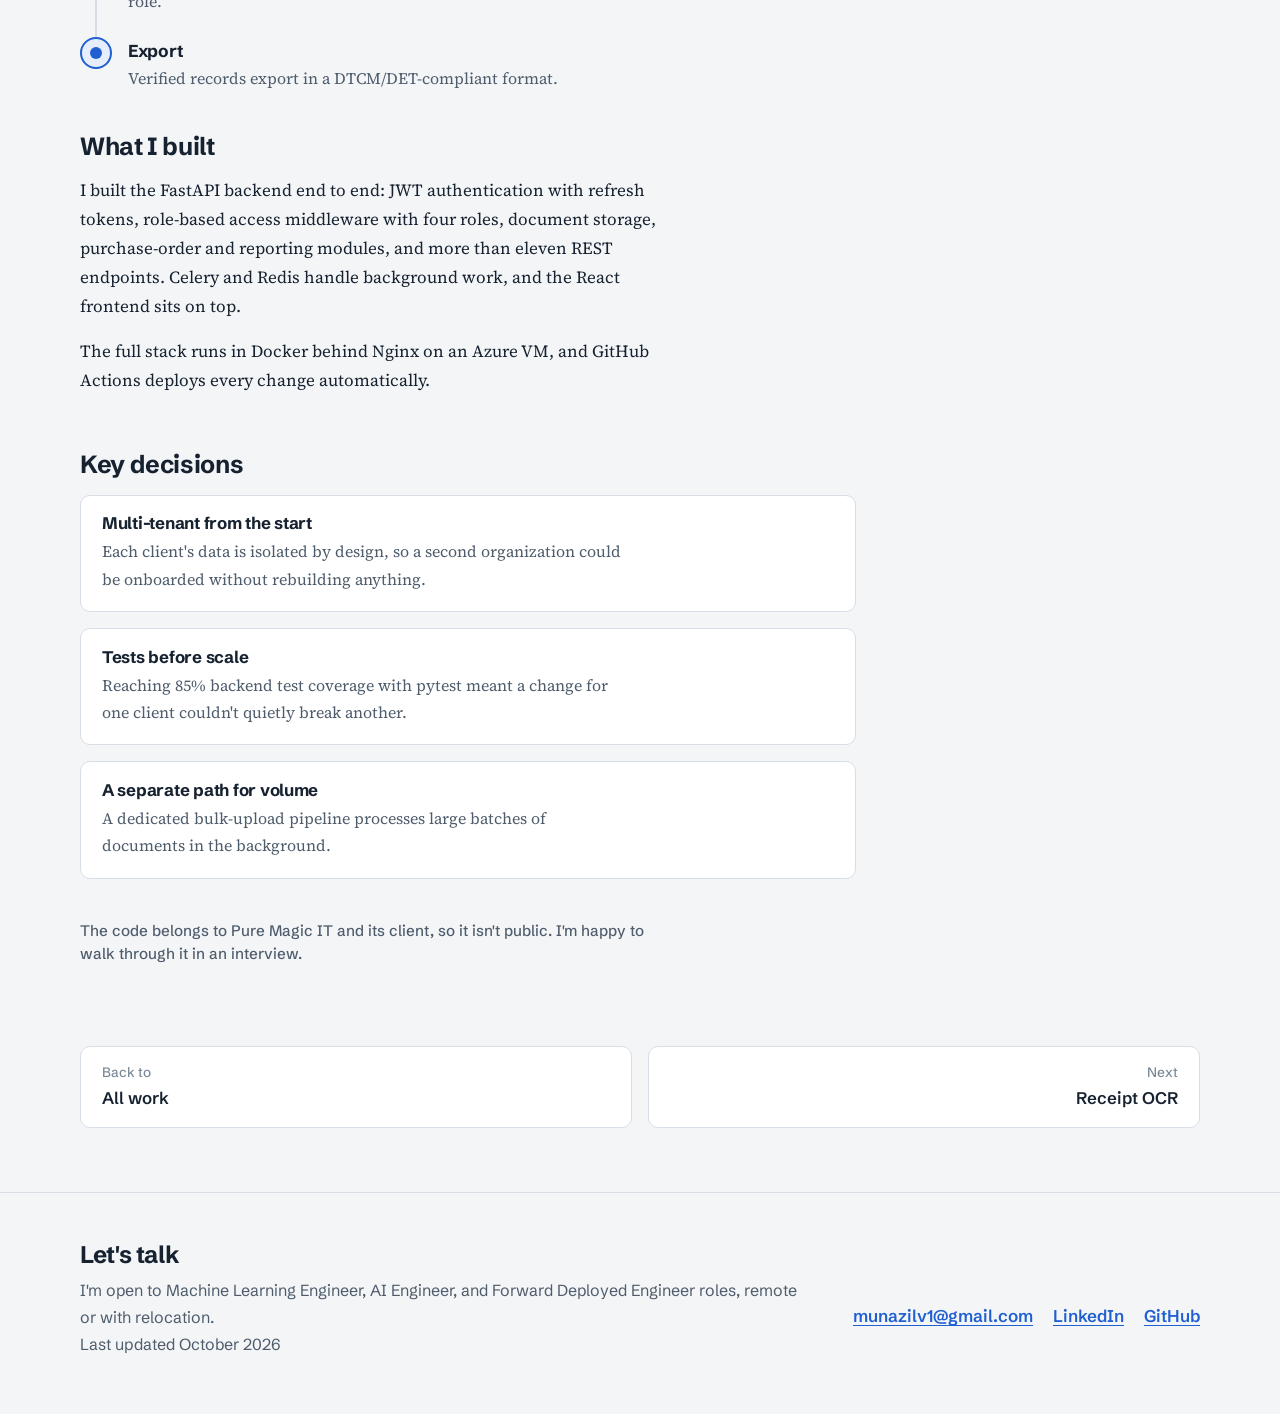
<file: work/docfoundry.html>
<!DOCTYPE html>
<html lang="en">
<head>
<meta charset="utf-8">
<meta name="viewport" content="width=device-width, initial-scale=1">
<title>DocFoundry: KYC and document verification SaaS | Munazil V</title>
<meta name="description" content="A multi-tenant platform that verifies customer identity documents automatically. It runs in production for two client organizations.">
<link rel="canonical" href="https://munazil1.github.io/work/docfoundry.html">
<meta property="og:type" content="website">
<meta property="og:title" content="DocFoundry: KYC and document verification SaaS | Munazil V">
<meta property="og:description" content="A multi-tenant platform that verifies customer identity documents automatically. It runs in production for two client organizations.">
<meta property="og:url" content="https://munazil1.github.io/work/docfoundry.html">
<meta name="theme-color" content="#F3F5F7" media="(prefers-color-scheme: light)">
<meta name="theme-color" content="#0F1A24" media="(prefers-color-scheme: dark)">
<link rel="icon" href="data:image/svg+xml,%3Csvg xmlns='http://www.w3.org/2000/svg' viewBox='0 0 64 64'%3E%3Crect x='6' y='6' width='52' height='52' rx='10' fill='none' stroke='%231F5FD1' stroke-width='6'/%3E%3Ctext x='32' y='43' text-anchor='middle' font-family='Arial' font-weight='700' font-size='28' fill='%231F5FD1'%3EM%3C/text%3E%3C/svg%3E">
<link rel="preconnect" href="https://fonts.googleapis.com">
<link rel="preconnect" href="https://fonts.gstatic.com" crossorigin>
<link href="https://fonts.googleapis.com/css2?family=Schibsted+Grotesk:wght@500;600;700&family=Source+Serif+4:opsz,wght@8..60,400;8..60,600&display=swap" rel="stylesheet">
<link rel="stylesheet" href="../assets/styles.css">
</head>
<body>
<a class="skip" href="#main">Skip to content</a>
<header class="nav">
  <div class="wrap nav-inner">
    <a class="brand" href="../index.html"><span class="brand-mark" aria-hidden="true">M</span>Munazil V</a>
    <nav class="nav-links" aria-label="Main">
      <a href="../index.html">Home</a>
      <a href="../work.html" aria-current="page">Work</a>
      <a href="../research.html">Research</a>
      <a href="../about.html">About</a>
      <a class="nav-cv" href="../resume.pdf"><span class="hide-sm">Download </span>CV</a>
    </nav>
  </div>
</header>
<main id="main">
<div class="wrap case-hero">
  <a class="crumb" href="../work.html">All work</a>
  <h1>DocFoundry</h1>
  <p class="case-kicker">KYC and document verification SaaS</p>
  <p class="case-summary">A multi-tenant platform that verifies customer identity documents automatically. It runs in production for two client organizations.</p>
  <div class="outcomes"><div class="outcome"><strong>2</strong><span>client organizations in production</span></div><div class="outcome"><strong>85%</strong><span>backend test coverage</span></div><div class="outcome"><strong>4 roles</strong><span>with role-based access control</span></div></div>
  <div class="case-art"><svg viewBox="0 0 320 180" role="img" aria-label="Identity card with detected photo and text fields">
<rect class="i-sheet" x="50" y="25" width="220" height="130" rx="12"/>
<rect class="i-soft" x="68" y="45" width="62" height="78" rx="6"/>
<circle class="i-ink" cx="99" cy="73" r="13"/><path class="i-ink" d="M78 116c5-16 37-16 42 0"/>
<rect class="i-line" x="146" y="52" width="98" height="9" rx="4.5"/><rect class="i-line" x="146" y="72" width="70" height="9" rx="4.5"/>
<rect class="i-line" x="146" y="92" width="88" height="9" rx="4.5"/><rect class="i-line" x="68" y="134" width="176" height="7" rx="3.5"/>
<rect class="i-box" x="62" y="39" width="74" height="90" rx="4"/><rect class="i-box" x="140" y="46" width="110" height="21" rx="3"/><rect class="i-box" x="140" y="86" width="100" height="21" rx="3"/>
<circle class="i-accent" cx="266" cy="31" r="15"/><path class="i-check" d="M259 31l5 5 9-10"/></svg></div>
  <!-- Optional: replace the illustration above with a sanitized screenshot (dummy data only), e.g.
       <img src="../assets/docfoundry.png" alt="DocFoundry screen with sample data" width="1200" height="750"> -->
</div>
<div class="wrap case-layout">
  <div class="case-main">
    <section><h2>The problem</h2><p>Client teams checked customer identity documents by hand: reading fields off scans, comparing selfies to ID photos, and preparing exports that met Dubai's DTCM/DET requirements. It was slow, inconsistent, and hard to audit.</p></section>
    <section><h2>How it works</h2><ol class="steps"><li class=""><span class="dot" aria-hidden="true"></span><div><h3>Upload</h3><p>Customers or staff upload ID documents, one at a time or in bulk.</p></div></li><li class=""><span class="dot" aria-hidden="true"></span><div><h3>Extract fields</h3><p>Azure Document Intelligence reads the document and returns structured fields.</p></div></li><li class=""><span class="dot" aria-hidden="true"></span><div><h3>Match the face</h3><p>InsightFace compares the selfie with the photo on the ID.</p></div></li><li class=""><span class="dot" aria-hidden="true"></span><div><h3>Store securely</h3><p>Records are kept per client organization, with access controlled by role.</p></div></li><li class=""><span class="dot" aria-hidden="true"></span><div><h3>Export</h3><p>Verified records export in a DTCM/DET-compliant format.</p></div></li></ol></section>
    <section><h2>What I built</h2><p>I built the FastAPI backend end to end: JWT authentication with refresh tokens, role-based access middleware with four roles, document storage, purchase-order and reporting modules, and more than eleven REST endpoints. Celery and Redis handle background work, and the React frontend sits on top.</p><p>The full stack runs in Docker behind Nginx on an Azure VM, and GitHub Actions deploys every change automatically.</p></section>
    <section><h2>Key decisions</h2><ul class="decisions"><li><h3>Multi-tenant from the start</h3><p>Each client's data is isolated by design, so a second organization could be onboarded without rebuilding anything.</p></li><li><h3>Tests before scale</h3><p>Reaching 85% backend test coverage with pytest meant a change for one client couldn't quietly break another.</p></li><li><h3>A separate path for volume</h3><p>A dedicated bulk-upload pipeline processes large batches of documents in the background.</p></li></ul></section>
    <p class="note">The code belongs to Pure Magic IT and its client, so it isn't public. I'm happy to walk through it in an interview.</p>
  </div>
  <aside class="aside" aria-label="Project details">
    <dl>
      <div><dt>My role</dt><dd>Primary engineer: backend, frontend integration, deployment</dd></div>
      <div><dt>Company</dt><dd>Pure Magic IT, Dexter AI line</dd></div>
      <div><dt>Status</dt><dd>In production</dd></div>
      <div><dt>Stack</dt><dd><div class="chips"><span class="chip">Python</span><span class="chip">FastAPI</span><span class="chip">React</span><span class="chip">PostgreSQL</span><span class="chip">Celery</span><span class="chip">Redis</span><span class="chip">Azure Document Intelligence</span><span class="chip">InsightFace</span><span class="chip">Docker</span><span class="chip">Nginx</span><span class="chip">GitHub Actions</span></div></dd></div>
    </dl>
  </aside>
</div>
<div class="wrap"><nav class="pager" aria-label="More case studies"><a href="../work.html"><small>Back to</small>All work</a><a class="next" href="receipt-ocr.html"><small>Next</small>Receipt OCR</a></nav></div>

</main>
<footer class="footer">
  <div class="wrap">
    <div class="footer-grid">
      <div>
        <h2>Let's talk</h2>
        <p>I'm open to Machine Learning Engineer, AI Engineer, and Forward Deployed Engineer roles, remote or with relocation.</p>
      </div>
      <div class="footer-links">
        <a href="mailto:munazilv1@gmail.com">munazilv1@gmail.com</a>
        <a href="https://www.linkedin.com/in/munazil-v">LinkedIn</a>
        <a href="https://github.com/Munazil1">GitHub</a>
      </div>
    </div>
    <p class="fine">Last updated October 2026</p>
  </div>
</footer>
</body>
</html>
</file>
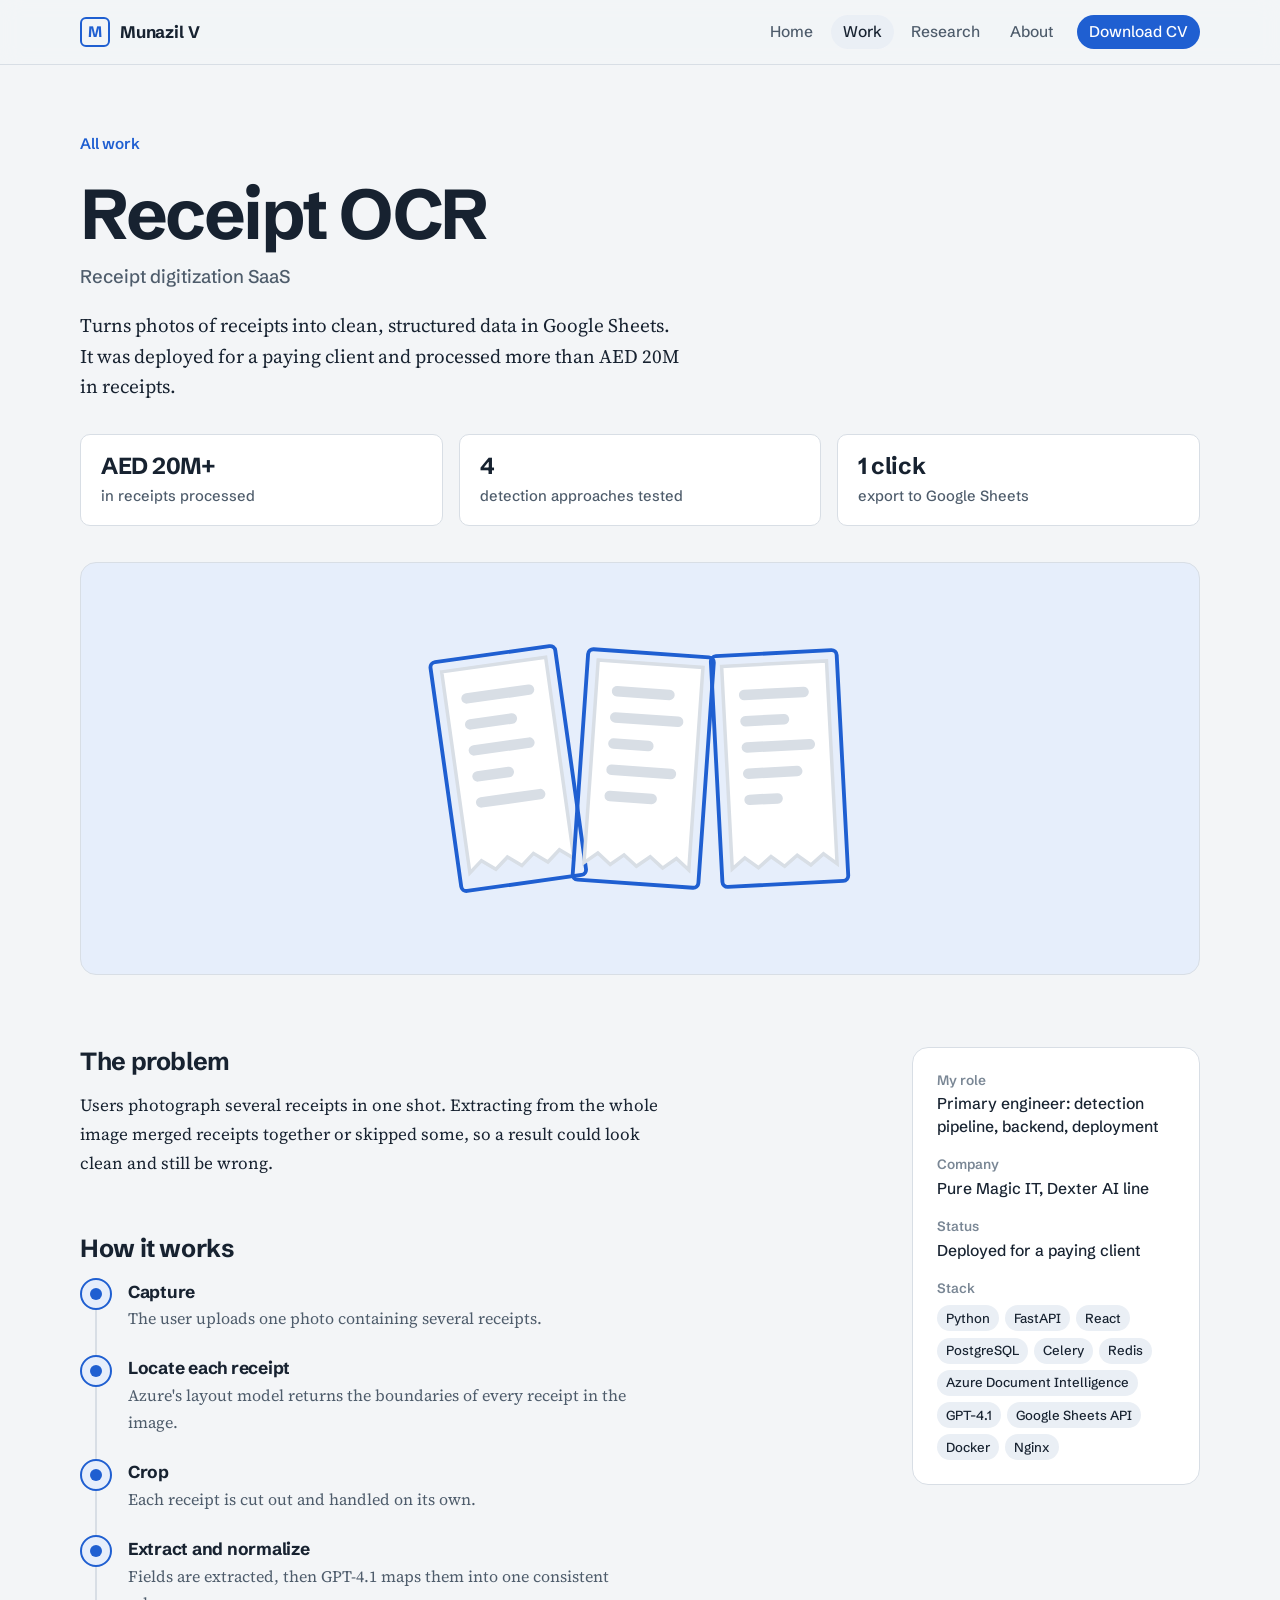
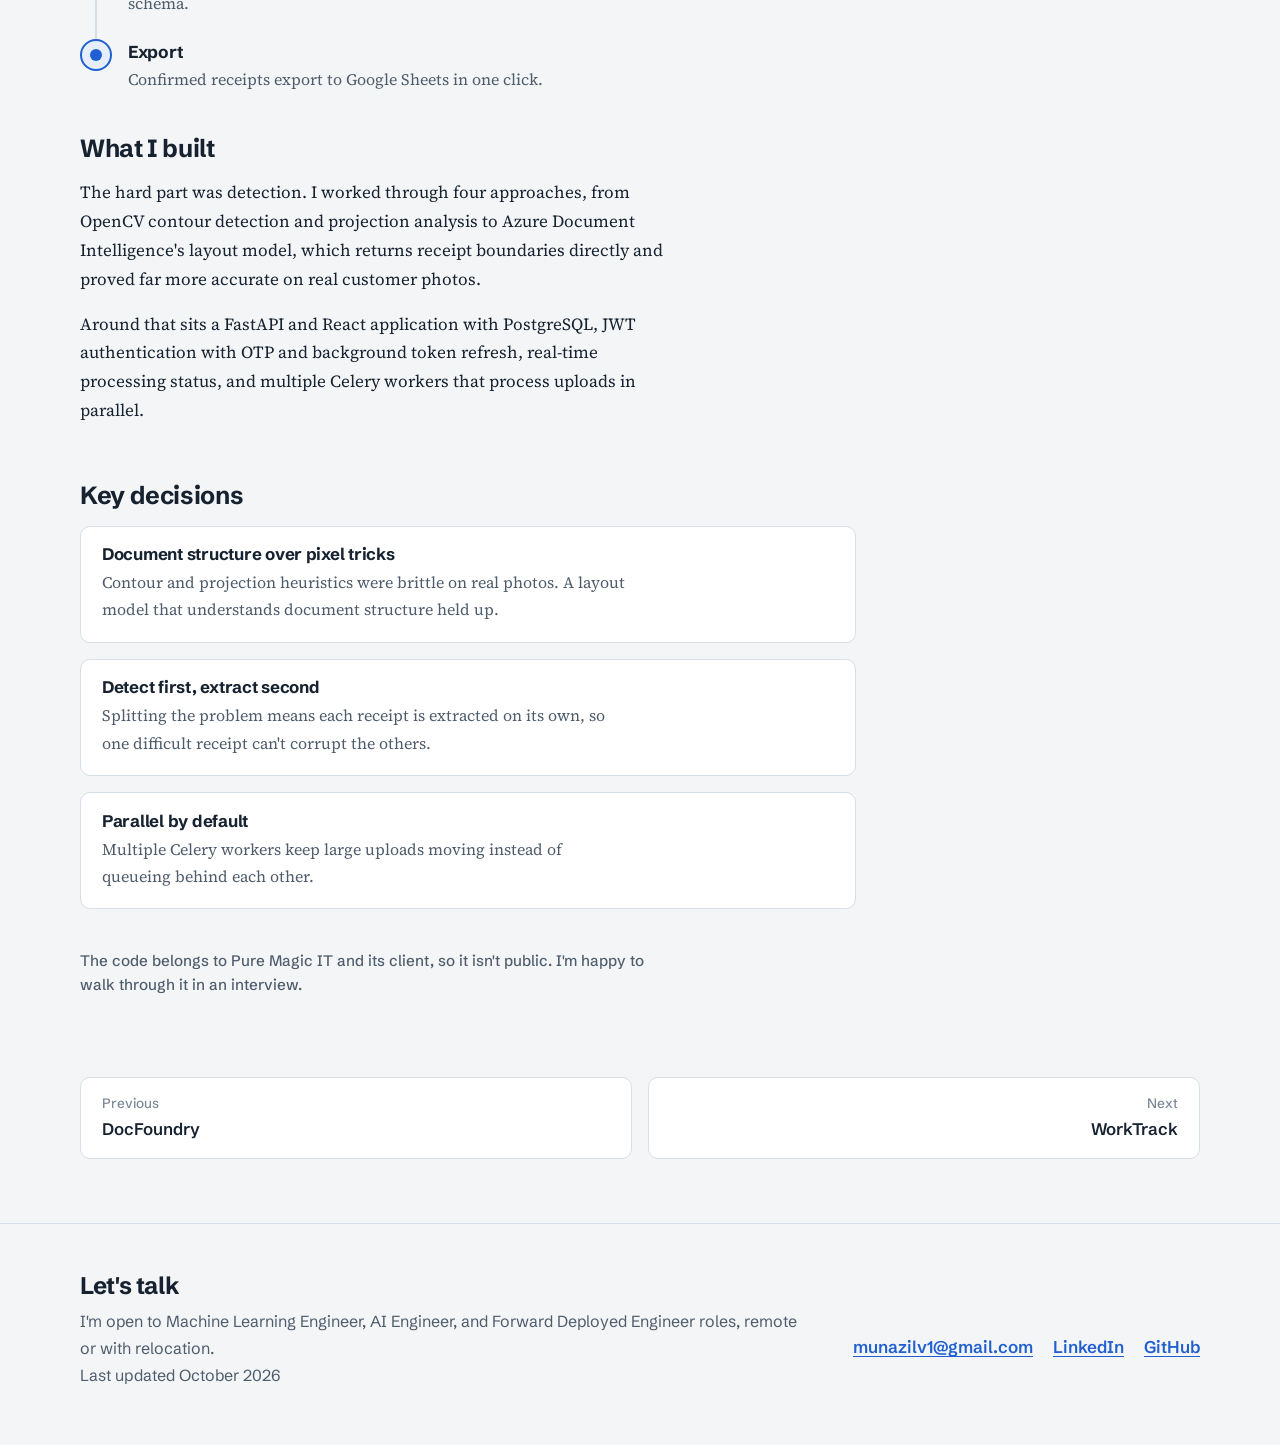
<file: work/receipt-ocr.html>
<!DOCTYPE html>
<html lang="en">
<head>
<meta charset="utf-8">
<meta name="viewport" content="width=device-width, initial-scale=1">
<title>Receipt OCR: Receipt digitization SaaS | Munazil V</title>
<meta name="description" content="Turns photos of receipts into clean, structured data in Google Sheets. It was deployed for a paying client and processed more than AED 20M in receipts.">
<link rel="canonical" href="https://munazil1.github.io/work/receipt-ocr.html">
<meta property="og:type" content="website">
<meta property="og:title" content="Receipt OCR: Receipt digitization SaaS | Munazil V">
<meta property="og:description" content="Turns photos of receipts into clean, structured data in Google Sheets. It was deployed for a paying client and processed more than AED 20M in receipts.">
<meta property="og:url" content="https://munazil1.github.io/work/receipt-ocr.html">
<meta name="theme-color" content="#F3F5F7" media="(prefers-color-scheme: light)">
<meta name="theme-color" content="#0F1A24" media="(prefers-color-scheme: dark)">
<link rel="icon" href="data:image/svg+xml,%3Csvg xmlns='http://www.w3.org/2000/svg' viewBox='0 0 64 64'%3E%3Crect x='6' y='6' width='52' height='52' rx='10' fill='none' stroke='%231F5FD1' stroke-width='6'/%3E%3Ctext x='32' y='43' text-anchor='middle' font-family='Arial' font-weight='700' font-size='28' fill='%231F5FD1'%3EM%3C/text%3E%3C/svg%3E">
<link rel="preconnect" href="https://fonts.googleapis.com">
<link rel="preconnect" href="https://fonts.gstatic.com" crossorigin>
<link href="https://fonts.googleapis.com/css2?family=Schibsted+Grotesk:wght@500;600;700&family=Source+Serif+4:opsz,wght@8..60,400;8..60,600&display=swap" rel="stylesheet">
<link rel="stylesheet" href="../assets/styles.css">
</head>
<body>
<a class="skip" href="#main">Skip to content</a>
<header class="nav">
  <div class="wrap nav-inner">
    <a class="brand" href="../index.html"><span class="brand-mark" aria-hidden="true">M</span>Munazil V</a>
    <nav class="nav-links" aria-label="Main">
      <a href="../index.html">Home</a>
      <a href="../work.html" aria-current="page">Work</a>
      <a href="../research.html">Research</a>
      <a href="../about.html">About</a>
      <a class="nav-cv" href="../resume.pdf"><span class="hide-sm">Download </span>CV</a>
    </nav>
  </div>
</header>
<main id="main">
<div class="wrap case-hero">
  <a class="crumb" href="../work.html">All work</a>
  <h1>Receipt OCR</h1>
  <p class="case-kicker">Receipt digitization SaaS</p>
  <p class="case-summary">Turns photos of receipts into clean, structured data in Google Sheets. It was deployed for a paying client and processed more than AED 20M in receipts.</p>
  <div class="outcomes"><div class="outcome"><strong>AED 20M+</strong><span>in receipts processed</span></div><div class="outcome"><strong>4</strong><span>detection approaches tested</span></div><div class="outcome"><strong>1 click</strong><span>export to Google Sheets</span></div></div>
  <div class="case-art"><svg viewBox="0 0 320 180" role="img" aria-label="Three receipts in one photo, each detected separately"><g transform="rotate(-8 85 92)"><path class="i-sheet" d="M55 30 h60 v116 l-7.5 -6 l-7.5 6 l-7.5 -6 l-7.5 6 l-7.5 -6 l-7.5 6 l-7.5 -6 l-7.5 6 z"/><rect class="i-line" x="64" y="44" width="42" height="6" rx="3"/><rect class="i-line" x="64" y="59" width="30" height="6" rx="3"/><rect class="i-line" x="64" y="74" width="38" height="6" rx="3"/><rect class="i-line" x="64" y="89" width="24" height="6" rx="3"/><rect class="i-line" x="64" y="104" width="40" height="6" rx="3"/><rect class="i-box" x="49" y="24" width="72" height="132" rx="3"/></g><g transform="rotate(4 162 88)"><path class="i-sheet" d="M132 30 h60 v116 l-7.5 -6 l-7.5 6 l-7.5 -6 l-7.5 6 l-7.5 -6 l-7.5 6 l-7.5 -6 l-7.5 6 z"/><rect class="i-line" x="141" y="44" width="36" height="6" rx="3"/><rect class="i-line" x="141" y="59" width="42" height="6" rx="3"/><rect class="i-line" x="141" y="74" width="26" height="6" rx="3"/><rect class="i-line" x="141" y="89" width="40" height="6" rx="3"/><rect class="i-line" x="141" y="104" width="30" height="6" rx="3"/><rect class="i-box" x="126" y="24" width="72" height="132" rx="3"/></g><g transform="rotate(-3 240 95)"><path class="i-sheet" d="M210 30 h60 v116 l-7.5 -6 l-7.5 6 l-7.5 -6 l-7.5 6 l-7.5 -6 l-7.5 6 l-7.5 -6 l-7.5 6 z"/><rect class="i-line" x="219" y="44" width="40" height="6" rx="3"/><rect class="i-line" x="219" y="59" width="28" height="6" rx="3"/><rect class="i-line" x="219" y="74" width="42" height="6" rx="3"/><rect class="i-line" x="219" y="89" width="34" height="6" rx="3"/><rect class="i-line" x="219" y="104" width="22" height="6" rx="3"/><rect class="i-box" x="204" y="24" width="72" height="132" rx="3"/></g></svg></div>
  <!-- Optional: replace the illustration above with a sanitized screenshot (dummy data only), e.g.
       <img src="../assets/receipt-ocr.png" alt="Receipt OCR screen with sample data" width="1200" height="750"> -->
</div>
<div class="wrap case-layout">
  <div class="case-main">
    <section><h2>The problem</h2><p>Users photograph several receipts in one shot. Extracting from the whole image merged receipts together or skipped some, so a result could look clean and still be wrong.</p></section>
    <section><h2>How it works</h2><ol class="steps"><li class=""><span class="dot" aria-hidden="true"></span><div><h3>Capture</h3><p>The user uploads one photo containing several receipts.</p></div></li><li class=""><span class="dot" aria-hidden="true"></span><div><h3>Locate each receipt</h3><p>Azure's layout model returns the boundaries of every receipt in the image.</p></div></li><li class=""><span class="dot" aria-hidden="true"></span><div><h3>Crop</h3><p>Each receipt is cut out and handled on its own.</p></div></li><li class=""><span class="dot" aria-hidden="true"></span><div><h3>Extract and normalize</h3><p>Fields are extracted, then GPT-4.1 maps them into one consistent schema.</p></div></li><li class=""><span class="dot" aria-hidden="true"></span><div><h3>Export</h3><p>Confirmed receipts export to Google Sheets in one click.</p></div></li></ol></section>
    <section><h2>What I built</h2><p>The hard part was detection. I worked through four approaches, from OpenCV contour detection and projection analysis to Azure Document Intelligence's layout model, which returns receipt boundaries directly and proved far more accurate on real customer photos.</p><p>Around that sits a FastAPI and React application with PostgreSQL, JWT authentication with OTP and background token refresh, real-time processing status, and multiple Celery workers that process uploads in parallel.</p></section>
    <section><h2>Key decisions</h2><ul class="decisions"><li><h3>Document structure over pixel tricks</h3><p>Contour and projection heuristics were brittle on real photos. A layout model that understands document structure held up.</p></li><li><h3>Detect first, extract second</h3><p>Splitting the problem means each receipt is extracted on its own, so one difficult receipt can't corrupt the others.</p></li><li><h3>Parallel by default</h3><p>Multiple Celery workers keep large uploads moving instead of queueing behind each other.</p></li></ul></section>
    <p class="note">The code belongs to Pure Magic IT and its client, so it isn't public. I'm happy to walk through it in an interview.</p>
  </div>
  <aside class="aside" aria-label="Project details">
    <dl>
      <div><dt>My role</dt><dd>Primary engineer: detection pipeline, backend, deployment</dd></div>
      <div><dt>Company</dt><dd>Pure Magic IT, Dexter AI line</dd></div>
      <div><dt>Status</dt><dd>Deployed for a paying client</dd></div>
      <div><dt>Stack</dt><dd><div class="chips"><span class="chip">Python</span><span class="chip">FastAPI</span><span class="chip">React</span><span class="chip">PostgreSQL</span><span class="chip">Celery</span><span class="chip">Redis</span><span class="chip">Azure Document Intelligence</span><span class="chip">GPT-4.1</span><span class="chip">Google Sheets API</span><span class="chip">Docker</span><span class="chip">Nginx</span></div></dd></div>
    </dl>
  </aside>
</div>
<div class="wrap"><nav class="pager" aria-label="More case studies"><a href="docfoundry.html"><small>Previous</small>DocFoundry</a><a class="next" href="worktrack.html"><small>Next</small>WorkTrack</a></nav></div>

</main>
<footer class="footer">
  <div class="wrap">
    <div class="footer-grid">
      <div>
        <h2>Let's talk</h2>
        <p>I'm open to Machine Learning Engineer, AI Engineer, and Forward Deployed Engineer roles, remote or with relocation.</p>
      </div>
      <div class="footer-links">
        <a href="mailto:munazilv1@gmail.com">munazilv1@gmail.com</a>
        <a href="https://www.linkedin.com/in/munazil-v">LinkedIn</a>
        <a href="https://github.com/Munazil1">GitHub</a>
      </div>
    </div>
    <p class="fine">Last updated October 2026</p>
  </div>
</footer>
</body>
</html>
</file>
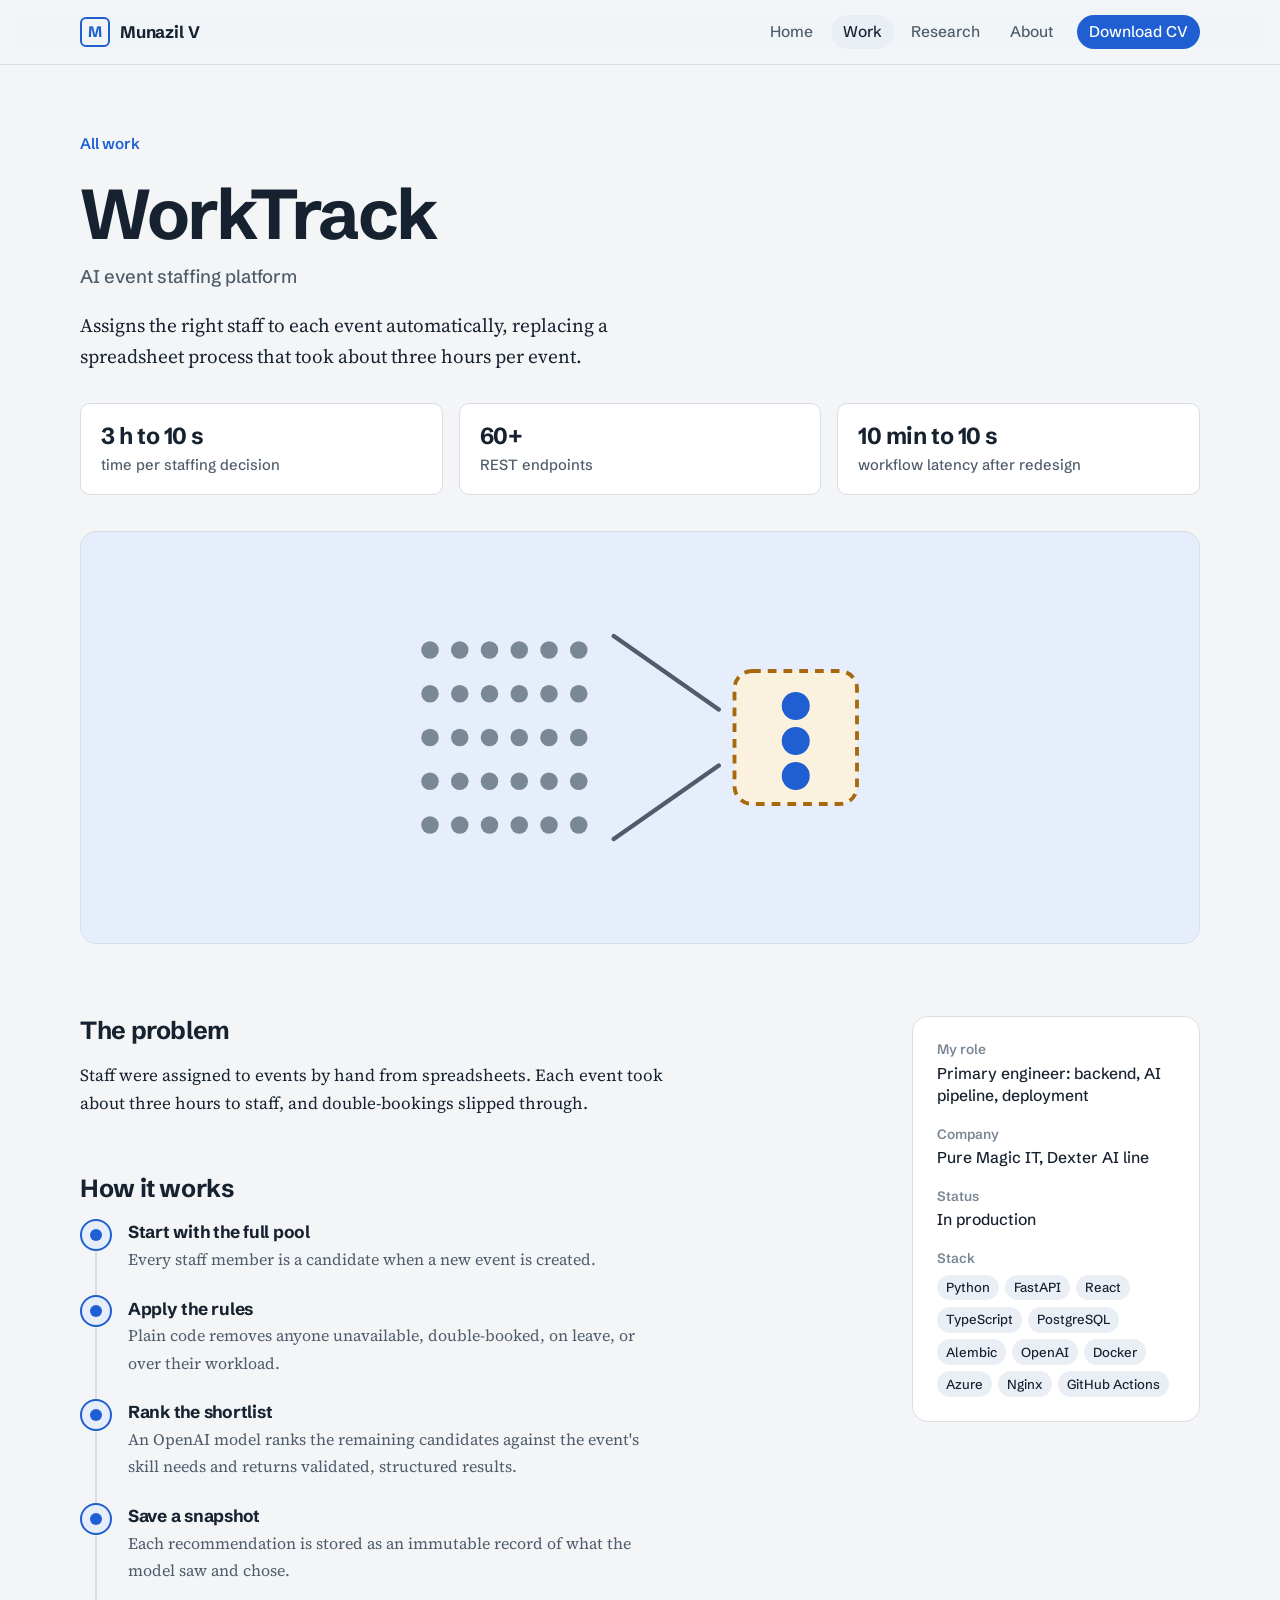
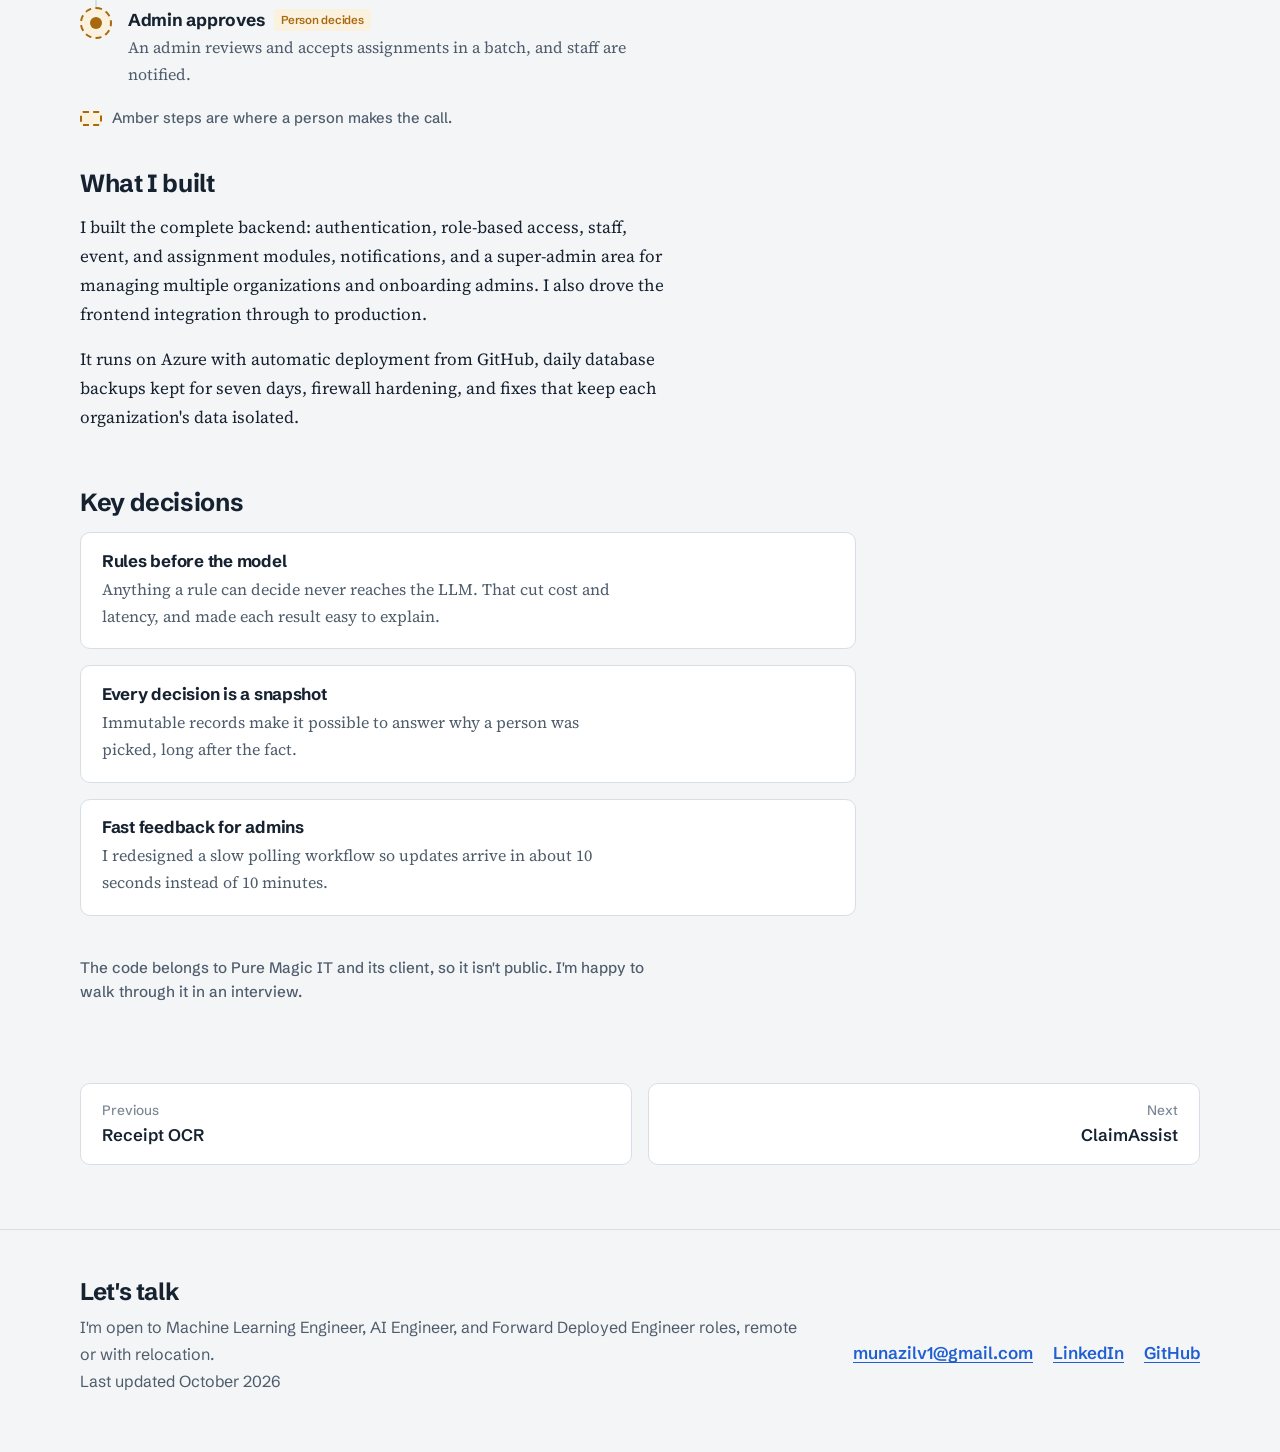
<file: work/worktrack.html>
<!DOCTYPE html>
<html lang="en">
<head>
<meta charset="utf-8">
<meta name="viewport" content="width=device-width, initial-scale=1">
<title>WorkTrack: AI event staffing platform | Munazil V</title>
<meta name="description" content="Assigns the right staff to each event automatically, replacing a spreadsheet process that took about three hours per event.">
<link rel="canonical" href="https://munazil1.github.io/work/worktrack.html">
<meta property="og:type" content="website">
<meta property="og:title" content="WorkTrack: AI event staffing platform | Munazil V">
<meta property="og:description" content="Assigns the right staff to each event automatically, replacing a spreadsheet process that took about three hours per event.">
<meta property="og:url" content="https://munazil1.github.io/work/worktrack.html">
<meta name="theme-color" content="#F3F5F7" media="(prefers-color-scheme: light)">
<meta name="theme-color" content="#0F1A24" media="(prefers-color-scheme: dark)">
<link rel="icon" href="data:image/svg+xml,%3Csvg xmlns='http://www.w3.org/2000/svg' viewBox='0 0 64 64'%3E%3Crect x='6' y='6' width='52' height='52' rx='10' fill='none' stroke='%231F5FD1' stroke-width='6'/%3E%3Ctext x='32' y='43' text-anchor='middle' font-family='Arial' font-weight='700' font-size='28' fill='%231F5FD1'%3EM%3C/text%3E%3C/svg%3E">
<link rel="preconnect" href="https://fonts.googleapis.com">
<link rel="preconnect" href="https://fonts.gstatic.com" crossorigin>
<link href="https://fonts.googleapis.com/css2?family=Schibsted+Grotesk:wght@500;600;700&family=Source+Serif+4:opsz,wght@8..60,400;8..60,600&display=swap" rel="stylesheet">
<link rel="stylesheet" href="../assets/styles.css">
</head>
<body>
<a class="skip" href="#main">Skip to content</a>
<header class="nav">
  <div class="wrap nav-inner">
    <a class="brand" href="../index.html"><span class="brand-mark" aria-hidden="true">M</span>Munazil V</a>
    <nav class="nav-links" aria-label="Main">
      <a href="../index.html">Home</a>
      <a href="../work.html" aria-current="page">Work</a>
      <a href="../research.html">Research</a>
      <a href="../about.html">About</a>
      <a class="nav-cv" href="../resume.pdf"><span class="hide-sm">Download </span>CV</a>
    </nav>
  </div>
</header>
<main id="main">
<div class="wrap case-hero">
  <a class="crumb" href="../work.html">All work</a>
  <h1>WorkTrack</h1>
  <p class="case-kicker">AI event staffing platform</p>
  <p class="case-summary">Assigns the right staff to each event automatically, replacing a spreadsheet process that took about three hours per event.</p>
  <div class="outcomes"><div class="outcome"><strong>3 h to 10 s</strong><span>time per staffing decision</span></div><div class="outcome"><strong>60+</strong><span>REST endpoints</span></div><div class="outcome"><strong>10 min to 10 s</strong><span>workflow latency after redesign</span></div></div>
  <div class="case-art"><svg viewBox="0 0 320 180" role="img" aria-label="A large staff pool narrowed to a shortlist that an admin approves"><circle class="i-dot" cx="40" cy="40" r="5"/><circle class="i-dot" cx="57" cy="40" r="5"/><circle class="i-dot" cx="74" cy="40" r="5"/><circle class="i-dot" cx="91" cy="40" r="5"/><circle class="i-dot" cx="108" cy="40" r="5"/><circle class="i-dot" cx="125" cy="40" r="5"/><circle class="i-dot" cx="40" cy="65" r="5"/><circle class="i-dot" cx="57" cy="65" r="5"/><circle class="i-dot" cx="74" cy="65" r="5"/><circle class="i-dot" cx="91" cy="65" r="5"/><circle class="i-dot" cx="108" cy="65" r="5"/><circle class="i-dot" cx="125" cy="65" r="5"/><circle class="i-dot" cx="40" cy="90" r="5"/><circle class="i-dot" cx="57" cy="90" r="5"/><circle class="i-dot" cx="74" cy="90" r="5"/><circle class="i-dot" cx="91" cy="90" r="5"/><circle class="i-dot" cx="108" cy="90" r="5"/><circle class="i-dot" cx="125" cy="90" r="5"/><circle class="i-dot" cx="40" cy="115" r="5"/><circle class="i-dot" cx="57" cy="115" r="5"/><circle class="i-dot" cx="74" cy="115" r="5"/><circle class="i-dot" cx="91" cy="115" r="5"/><circle class="i-dot" cx="108" cy="115" r="5"/><circle class="i-dot" cx="125" cy="115" r="5"/><circle class="i-dot" cx="40" cy="140" r="5"/><circle class="i-dot" cx="57" cy="140" r="5"/><circle class="i-dot" cx="74" cy="140" r="5"/><circle class="i-dot" cx="91" cy="140" r="5"/><circle class="i-dot" cx="108" cy="140" r="5"/><circle class="i-dot" cx="125" cy="140" r="5"/><path class="i-ink" d="M145 32 L205 74 M145 148 L205 106"/><rect class="i-flag" x="214" y="52" width="70" height="76" rx="10"/><circle class="i-accent" cx="249" cy="72" r="8"/><circle class="i-accent" cx="249" cy="92" r="8"/><circle class="i-accent" cx="249" cy="112" r="8"/></svg></div>
  <!-- Optional: replace the illustration above with a sanitized screenshot (dummy data only), e.g.
       <img src="../assets/worktrack.png" alt="WorkTrack screen with sample data" width="1200" height="750"> -->
</div>
<div class="wrap case-layout">
  <div class="case-main">
    <section><h2>The problem</h2><p>Staff were assigned to events by hand from spreadsheets. Each event took about three hours to staff, and double-bookings slipped through.</p></section>
    <section><h2>How it works</h2><ol class="steps"><li class=""><span class="dot" aria-hidden="true"></span><div><h3>Start with the full pool</h3><p>Every staff member is a candidate when a new event is created.</p></div></li><li class=""><span class="dot" aria-hidden="true"></span><div><h3>Apply the rules</h3><p>Plain code removes anyone unavailable, double-booked, on leave, or over their workload.</p></div></li><li class=""><span class="dot" aria-hidden="true"></span><div><h3>Rank the shortlist</h3><p>An OpenAI model ranks the remaining candidates against the event's skill needs and returns validated, structured results.</p></div></li><li class=""><span class="dot" aria-hidden="true"></span><div><h3>Save a snapshot</h3><p>Each recommendation is stored as an immutable record of what the model saw and chose.</p></div></li><li class="person"><span class="dot" aria-hidden="true"></span><div><h3>Admin approves</h3><p>An admin reviews and accepts assignments in a batch, and staff are notified.</p></div></li></ol><p class="legend"><span class="swatch" aria-hidden="true"></span>Amber steps are where a person makes the call.</p></section>
    <section><h2>What I built</h2><p>I built the complete backend: authentication, role-based access, staff, event, and assignment modules, notifications, and a super-admin area for managing multiple organizations and onboarding admins. I also drove the frontend integration through to production.</p><p>It runs on Azure with automatic deployment from GitHub, daily database backups kept for seven days, firewall hardening, and fixes that keep each organization's data isolated.</p></section>
    <section><h2>Key decisions</h2><ul class="decisions"><li><h3>Rules before the model</h3><p>Anything a rule can decide never reaches the LLM. That cut cost and latency, and made each result easy to explain.</p></li><li><h3>Every decision is a snapshot</h3><p>Immutable records make it possible to answer why a person was picked, long after the fact.</p></li><li><h3>Fast feedback for admins</h3><p>I redesigned a slow polling workflow so updates arrive in about 10 seconds instead of 10 minutes.</p></li></ul></section>
    <p class="note">The code belongs to Pure Magic IT and its client, so it isn't public. I'm happy to walk through it in an interview.</p>
  </div>
  <aside class="aside" aria-label="Project details">
    <dl>
      <div><dt>My role</dt><dd>Primary engineer: backend, AI pipeline, deployment</dd></div>
      <div><dt>Company</dt><dd>Pure Magic IT, Dexter AI line</dd></div>
      <div><dt>Status</dt><dd>In production</dd></div>
      <div><dt>Stack</dt><dd><div class="chips"><span class="chip">Python</span><span class="chip">FastAPI</span><span class="chip">React</span><span class="chip">TypeScript</span><span class="chip">PostgreSQL</span><span class="chip">Alembic</span><span class="chip">OpenAI</span><span class="chip">Docker</span><span class="chip">Azure</span><span class="chip">Nginx</span><span class="chip">GitHub Actions</span></div></dd></div>
    </dl>
  </aside>
</div>
<div class="wrap"><nav class="pager" aria-label="More case studies"><a href="receipt-ocr.html"><small>Previous</small>Receipt OCR</a><a class="next" href="claimassist.html"><small>Next</small>ClaimAssist</a></nav></div>

</main>
<footer class="footer">
  <div class="wrap">
    <div class="footer-grid">
      <div>
        <h2>Let's talk</h2>
        <p>I'm open to Machine Learning Engineer, AI Engineer, and Forward Deployed Engineer roles, remote or with relocation.</p>
      </div>
      <div class="footer-links">
        <a href="mailto:munazilv1@gmail.com">munazilv1@gmail.com</a>
        <a href="https://www.linkedin.com/in/munazil-v">LinkedIn</a>
        <a href="https://github.com/Munazil1">GitHub</a>
      </div>
    </div>
    <p class="fine">Last updated October 2026</p>
  </div>
</footer>
</body>
</html>
</file>
<file: assets/styles.css>
/* ===== Tokens ===== */
:root {
  color-scheme: light;
  --paper: #F3F5F7;
  --sheet: #FFFFFF;
  --ink: #172230;
  --muted: #4E5C6B;
  --faint: #7A8795;
  --rule: #D8DEE5;
  --accent: #1F5FD1;
  --accent-soft: #E6EEFB;
  --accent-ink: #FFFFFF;
  --flag: #A8690E;
  --flag-soft: #FBF1DF;
  --step: #EAEFF5;
  --shadow: 0 1px 2px rgba(23,34,48,.05), 0 18px 40px -20px rgba(23,34,48,.22);
  --sans: "Schibsted Grotesk", "Helvetica Neue", Arial, sans-serif;
  --serif: "Source Serif 4", Georgia, "Times New Roman", serif;
  --radius-lg: 16px;
  --radius: 10px;
  --radius-sm: 6px;
}
@media (prefers-color-scheme: dark) {
  :root:not([data-theme="light"]) {
    color-scheme: dark;
    --paper: #0F1A24; --sheet: #162533; --ink: #E6EDF3; --muted: #A5B3C1; --faint: #7F8E9D;
    --rule: #263748; --accent: #7BA8FF; --accent-soft: #1A2E4A; --accent-ink: #0F1A24;
    --flag: #E8B15A; --flag-soft: #2B2516; --step: #1C2F41;
    --shadow: 0 1px 2px rgba(0,0,0,.35), 0 20px 44px -22px rgba(0,0,0,.7);
  }
}
:root[data-theme="dark"] {
  color-scheme: dark;
  --paper: #0F1A24; --sheet: #162533; --ink: #E6EDF3; --muted: #A5B3C1; --faint: #7F8E9D;
  --rule: #263748; --accent: #7BA8FF; --accent-soft: #1A2E4A; --accent-ink: #0F1A24;
  --flag: #E8B15A; --flag-soft: #2B2516; --step: #1C2F41;
  --shadow: 0 1px 2px rgba(0,0,0,.35), 0 20px 44px -22px rgba(0,0,0,.7);
}

/* ===== Base ===== */
* { box-sizing: border-box; }
html { -webkit-text-size-adjust: 100%; scroll-padding-top: 5rem; }
body { margin: 0; background: var(--paper); color: var(--ink); font: 400 1.0625rem/1.7 var(--serif); font-optical-sizing: auto; }
img { max-width: 100%; height: auto; display: block; }
a { color: var(--accent); text-underline-offset: 3px; text-decoration-thickness: 1px; }
a:hover { text-decoration-thickness: 2px; }
:focus-visible { outline: 3px solid var(--accent); outline-offset: 3px; border-radius: 4px; }
.skip { position: absolute; left: -999px; top: 8px; background: var(--sheet); padding: 8px 14px; z-index: 50; }
.skip:focus { left: 12px; }
h1, h2, h3, h4 { font-family: var(--sans); color: var(--ink); letter-spacing: -0.015em; line-height: 1.15; margin: 0; }
h2 { font-size: clamp(1.6rem, 3.2vw, 2.1rem); font-weight: 700; }
h3 { font-size: 1.3rem; font-weight: 700; }
p { margin: 0 0 1rem; }
.wrap { width: min(1120px, 100% - 2.5rem); margin-inline: auto; }
.lede { color: var(--muted); font-size: 1.125rem; max-width: 62ch; }
.muted { color: var(--muted); }
.sans { font-family: var(--sans); }

/* ===== Navigation ===== */
.nav { position: sticky; top: 0; z-index: 20; background: color-mix(in srgb, var(--paper) 86%, transparent); backdrop-filter: saturate(1.4) blur(10px); -webkit-backdrop-filter: saturate(1.4) blur(10px); border-bottom: 1px solid var(--rule); }
.nav-inner { display: flex; align-items: center; justify-content: space-between; gap: 1rem; min-height: 4rem; }
.brand { display: flex; align-items: center; gap: .6rem; font: 700 1.05rem/1 var(--sans); color: var(--ink); text-decoration: none; letter-spacing: -0.01em; }
.brand-mark { width: 1.9rem; height: 1.9rem; border: 2px solid var(--accent); border-radius: 6px; display: grid; place-items: center; color: var(--accent); font-size: .95rem; }
.nav-links { display: flex; align-items: center; gap: .35rem; font: 500 .97rem/1 var(--sans); }
.nav-links a { color: var(--muted); text-decoration: none; padding: .55rem .75rem; border-radius: 999px; }
.nav-links a:hover { color: var(--ink); background: var(--step); }
.nav-links a[aria-current="page"] { color: var(--ink); background: var(--step); }
.nav-links .nav-cv { background: var(--accent); color: var(--accent-ink); margin-left: .4rem; }
.nav-links .nav-cv:hover { background: var(--accent); color: var(--accent-ink); filter: brightness(1.08); }

/* ===== Buttons ===== */
.actions { display: flex; flex-wrap: wrap; gap: .75rem 1.25rem; align-items: center; font: 600 1rem/1 var(--sans); }
.btn { font: 600 1rem/1 var(--sans); display: inline-flex; align-items: center; gap: .5rem; text-decoration: none; background: var(--accent); color: var(--accent-ink); padding: .8rem 1.3rem; border-radius: 999px; }
.btn:hover { filter: brightness(1.08); }
.btn-ghost { background: transparent; color: var(--ink); box-shadow: inset 0 0 0 1.5px var(--rule); }
.btn-ghost:hover { box-shadow: inset 0 0 0 1.5px var(--accent); filter: none; }

/* ===== Hero (home) ===== */
.hero { position: relative; padding: clamp(3rem, 8vw, 6rem) 0 clamp(3rem, 7vw, 5rem); overflow: hidden; }
.hero::before { content: ""; position: absolute; inset: 0; z-index: -1; background-image: radial-gradient(var(--rule) 1px, transparent 1.2px); background-size: 22px 22px; -webkit-mask-image: radial-gradient(ellipse 70% 80% at 25% 45%, #000 30%, transparent 75%); mask-image: radial-gradient(ellipse 70% 80% at 25% 45%, #000 30%, transparent 75%); }
.hero-grid { display: grid; gap: clamp(2rem, 5vw, 4.5rem); align-items: center; grid-template-columns: minmax(0, 1.1fr) minmax(0, 1fr); }
.sheet { margin: 0; background: var(--sheet); border-radius: var(--radius-lg); box-shadow: var(--shadow); padding: clamp(1.6rem, 4vw, 2.6rem); display: grid; gap: 1.7rem; transform-origin: 30% 60%; animation: deskew .8s cubic-bezier(.2,.7,.2,1) both; }
.field { position: relative; padding: .55rem .75rem; }
.field::before { content: ""; position: absolute; inset: 0; border: 2px solid var(--accent); border-radius: 4px; clip-path: inset(0 100% 100% 0); animation: draw .55s ease-out forwards; animation-delay: calc(.75s + var(--i) * .16s); }
.tag { position: absolute; top: -.72rem; left: .55rem; font: 600 .7rem/1 var(--sans); font-variant-numeric: tabular-nums; background: var(--accent); color: var(--accent-ink); padding: .28rem .45rem; border-radius: 4px; opacity: 0; animation: show .3s ease-out forwards; animation-delay: calc(1.05s + var(--i) * .16s); }
.name { font-size: clamp(2.7rem, 7vw, 4.6rem); font-weight: 700; letter-spacing: -0.035em; line-height: 1; }
.role { font: 600 clamp(1.15rem, 2.6vw, 1.5rem)/1.25 var(--sans); margin: 0; }
.focus, .based { margin: 0; color: var(--muted); font-size: 1rem; line-height: 1.5; }
.caption { margin-top: 1rem; font: 500 .875rem/1.5 var(--sans); color: var(--faint); max-width: 50ch; }
.pitch { font-size: clamp(1.15rem, 2vw, 1.3rem); line-height: 1.6; margin-bottom: 1.1rem; }
.hero .actions { margin-top: 1.75rem; }
@keyframes deskew { from { transform: rotate(-3deg) translateY(6px); } to { transform: none; } }
@keyframes draw { to { clip-path: inset(0 0 0 0); } }
@keyframes show { to { opacity: 1; } }
@media (prefers-reduced-motion: reduce) {
  .sheet, .field::before, .tag { animation: none; }
  .field::before { clip-path: none; }
  .tag { opacity: 1; }
}

/* ===== Sections ===== */
.section { padding: clamp(3rem, 7vw, 5rem) 0; }
.section + .section { border-top: 1px solid var(--rule); }
.section-head { display: flex; flex-wrap: wrap; align-items: end; justify-content: space-between; gap: .75rem 2rem; margin-bottom: 2rem; }
.section-head p { margin: .6rem 0 0; }
.see-all { font: 600 1rem/1 var(--sans); white-space: nowrap; }

/* Capabilities (home) */
.capabilities { display: grid; grid-template-columns: repeat(3, minmax(0, 1fr)); gap: 1.25rem; }
.capability { padding: 1.5rem 1.5rem 1.4rem; border-top: 3px solid var(--accent); background: var(--sheet); border-radius: 0 0 var(--radius) var(--radius); }
.capability h3 { font-size: 1.1rem; margin-bottom: .5rem; }
.capability p { margin: 0; color: var(--muted); font-size: 1rem; }

/* ===== Work cards ===== */
.work-grid { display: grid; grid-template-columns: repeat(2, minmax(0, 1fr)); gap: 1.5rem; }
.card { display: flex; flex-direction: column; background: var(--sheet); border: 1px solid var(--rule); border-radius: var(--radius-lg); overflow: hidden; color: inherit; text-decoration: none; transition: border-color .2s ease; }
.card:hover { border-color: var(--accent); }
.card .ill { background: var(--accent-soft); aspect-ratio: 16 / 9; display: grid; place-items: center; border-bottom: 1px solid var(--rule); }
.card .ill svg { width: 78%; height: auto; }
.card-body { padding: 1.4rem 1.5rem 1.6rem; display: flex; flex-direction: column; gap: .45rem; flex: 1; }
.card-kicker { font: 500 .95rem/1.4 var(--sans); color: var(--muted); }
.card h3 { font-size: 1.45rem; }
.card-result { font: 600 1rem/1.45 var(--sans); color: var(--ink); margin: .35rem 0 0; }
.card-more { margin-top: auto; padding-top: 1rem; font: 600 .97rem/1 var(--sans); color: var(--accent); }

/* Work list (work page) */
.work-list { display: grid; gap: 1.5rem; }
.row-card { display: grid; grid-template-columns: minmax(0, 22rem) minmax(0, 1fr); background: var(--sheet); border: 1px solid var(--rule); border-radius: var(--radius-lg); overflow: hidden; color: inherit; text-decoration: none; transition: border-color .2s ease; }
.row-card:hover { border-color: var(--accent); }
.row-card .ill { background: var(--accent-soft); display: grid; place-items: center; padding: 1.5rem; border-right: 1px solid var(--rule); }
.row-card .ill svg { width: 100%; height: auto; max-width: 20rem; }
.row-card .card-body { padding: 1.75rem 2rem; }
.row-card p.summary { margin: .4rem 0 0; color: var(--muted); max-width: 60ch; }

/* Illustration strokes */
.i-sheet { fill: var(--sheet); stroke: var(--rule); stroke-width: 2; }
.i-soft { fill: var(--step); }
.i-line { fill: var(--rule); }
.i-ink { fill: none; stroke: var(--muted); stroke-width: 2.5; stroke-linecap: round; stroke-linejoin: round; }
.i-ink-fill { fill: var(--muted); }
.i-box { fill: none; stroke: var(--accent); stroke-width: 2.2; }
.i-accent { fill: var(--accent); }
.i-flag { fill: var(--flag-soft); stroke: var(--flag); stroke-width: 2.2; stroke-dasharray: 5 4; }
.i-flag-fill { fill: var(--flag); }
.i-dot { fill: var(--faint); }

/* ===== Research teaser / CTA band ===== */
.band { display: grid; grid-template-columns: minmax(0, 1fr) auto; gap: 1.5rem 3rem; align-items: center; background: var(--sheet); border: 1px solid var(--rule); border-radius: var(--radius-lg); padding: clamp(1.6rem, 4vw, 2.5rem); }
.band h3 { font-size: 1.4rem; margin-bottom: .5rem; }
.band p { margin: 0; color: var(--muted); max-width: 62ch; }
.cta { text-align: left; }
.cta h2 { margin-bottom: .75rem; }
.cta .actions { margin-top: 1.5rem; }

/* ===== Page header (inner pages) ===== */
.page-head { padding: clamp(2.75rem, 7vw, 4.5rem) 0 clamp(1.5rem, 4vw, 2.5rem); }
.page-head h1 { font-size: clamp(2.3rem, 6vw, 3.6rem); font-weight: 700; letter-spacing: -0.03em; margin-bottom: 1rem; }
.crumb { display: inline-block; font: 600 .95rem/1 var(--sans); text-decoration: none; margin-bottom: 1.4rem; }
.legend { display: flex; align-items: center; gap: .6rem; font: 500 .92rem/1.4 var(--sans); color: var(--muted); margin: 1.25rem 0 0; }
.swatch { width: 1.4rem; height: .9rem; border: 2px dashed var(--flag); background: var(--flag-soft); border-radius: 3px; flex: none; }

/* ===== Case study ===== */
.case-hero { padding: clamp(2.5rem, 6vw, 4rem) 0 2rem; }
.case-hero h1 { font-size: clamp(2.6rem, 7vw, 4.4rem); font-weight: 700; letter-spacing: -0.035em; }
.case-kicker { font: 500 1.15rem/1.4 var(--sans); color: var(--muted); margin: .6rem 0 1.25rem; }
.case-summary { font-size: 1.2rem; line-height: 1.6; max-width: 60ch; }
.outcomes { display: grid; grid-template-columns: repeat(3, minmax(0, 1fr)); gap: 1rem; margin-top: 2rem; }
.outcome { background: var(--sheet); border: 1px solid var(--rule); border-radius: var(--radius); padding: 1.15rem 1.25rem; }
.outcome strong { display: block; font: 700 1.45rem/1.15 var(--sans); letter-spacing: -0.02em; color: var(--ink); }
.outcome span { display: block; margin-top: .35rem; font: 500 .92rem/1.4 var(--sans); color: var(--muted); }
.case-art { margin-top: 2.25rem; background: var(--accent-soft); border: 1px solid var(--rule); border-radius: var(--radius-lg); display: grid; place-items: center; padding: clamp(1.5rem, 5vw, 3rem); }
.case-art svg { width: min(560px, 100%); height: auto; }

.case-layout { display: grid; grid-template-columns: minmax(0, 1fr) 18rem; gap: 3.5rem; padding: 2.5rem 0 4rem; align-items: start; }
.case-main section { padding: 0 0 2.5rem; }
.case-main h2 { font-size: 1.55rem; margin-bottom: 1rem; }
.case-main p { max-width: 66ch; }
.aside { position: sticky; top: 5.5rem; background: var(--sheet); border: 1px solid var(--rule); border-radius: var(--radius-lg); padding: 1.5rem; font-family: var(--sans); }
.aside dl { margin: 0; display: grid; gap: 1.1rem; }
.aside dt { font: 600 .85rem/1.3 var(--sans); color: var(--faint); }
.aside dd { margin: .25rem 0 0; font: 500 .98rem/1.45 var(--sans); color: var(--ink); }
.chips { display: flex; flex-wrap: wrap; gap: .4rem; margin-top: .45rem; }
.chip { font: 500 .82rem/1 var(--sans); background: var(--step); color: var(--ink); padding: .4rem .55rem; border-radius: 999px; }

/* Stepper */
.steps { list-style: none; margin: 0; padding: 0; display: grid; gap: 0; }
.steps li { position: relative; display: grid; grid-template-columns: 2rem minmax(0, 1fr); gap: 1rem; padding-bottom: 1.4rem; }
.steps li::before { content: ""; position: absolute; left: calc(1rem - 1px); top: 1.6rem; bottom: 0; width: 2px; background: var(--rule); }
.steps li:last-child { padding-bottom: 0; }
.steps li:last-child::before { content: none; }
.dot { width: 2rem; height: 2rem; border-radius: 50%; background: var(--accent-soft); border: 2px solid var(--accent); position: relative; z-index: 1; }
.dot::after { content: ""; position: absolute; inset: .5rem; border-radius: 50%; background: var(--accent); }
.steps .person .dot { background: var(--flag-soft); border: 2px dashed var(--flag); }
.steps .person .dot::after { background: var(--flag); }
.steps h3 { font-size: 1.08rem; margin: .2rem 0 .25rem; }
.steps p { margin: 0; color: var(--muted); font-size: 1rem; }
.steps .person h3::after { content: "Person decides"; margin-left: .6rem; font: 600 .72rem/1 var(--sans); color: var(--flag); background: var(--flag-soft); padding: .25rem .45rem; border-radius: 4px; vertical-align: .15em; }

.decisions { list-style: none; margin: 0; padding: 0; display: grid; gap: 1rem; }
.decisions li { background: var(--sheet); border: 1px solid var(--rule); border-radius: var(--radius); padding: 1.15rem 1.3rem; }
.decisions h3 { font-size: 1.05rem; margin-bottom: .3rem; }
.decisions p { margin: 0; color: var(--muted); font-size: 1rem; }
.note { font: 500 .95rem/1.55 var(--sans); color: var(--muted); }

.pager { display: grid; grid-template-columns: 1fr 1fr; gap: 1rem; padding: 0 0 4rem; }
.pager a { display: block; background: var(--sheet); border: 1px solid var(--rule); border-radius: var(--radius); padding: 1.1rem 1.3rem; text-decoration: none; color: var(--ink); font: 600 1.05rem/1.35 var(--sans); transition: border-color .2s ease; }
.pager a:hover { border-color: var(--accent); }
.pager small { display: block; font: 500 .85rem/1.3 var(--sans); color: var(--faint); margin-bottom: .3rem; }
.pager .next { text-align: right; }

/* ===== About ===== */
.about-intro { display: grid; grid-template-columns: 15rem minmax(0, 1fr); gap: clamp(1.5rem, 5vw, 3.5rem); align-items: start; }
.portrait { border-radius: var(--radius-lg); box-shadow: var(--shadow); aspect-ratio: 1; object-fit: cover; }
.timeline { list-style: none; margin: 0; padding: 0; display: grid; gap: 1.25rem; }
.timeline li { display: grid; grid-template-columns: 11rem minmax(0, 1fr); gap: 1.5rem; background: var(--sheet); border: 1px solid var(--rule); border-radius: var(--radius-lg); padding: 1.5rem 1.6rem; }
.when { font: 600 .95rem/1.4 var(--sans); color: var(--faint); }
.timeline h3 { font-size: 1.2rem; }
.org { font: 500 1rem/1.4 var(--sans); color: var(--muted); margin: .3rem 0 .8rem; }
.timeline ul { margin: 0; padding-left: 1.1rem; }
.timeline ul li { display: list-item; background: none; border: 0; padding: 0; margin: 0 0 .4rem; border-radius: 0; }
.principles { display: grid; grid-template-columns: repeat(2, minmax(0, 1fr)); gap: 1.25rem; }
.principle { background: var(--sheet); border: 1px solid var(--rule); border-radius: var(--radius-lg); padding: 1.4rem 1.5rem; }
.principle h3 { font-size: 1.08rem; margin-bottom: .4rem; }
.principle p { margin: 0; color: var(--muted); font-size: 1rem; }
.skills { margin: 0; display: grid; grid-template-columns: 13rem minmax(0, 1fr); gap: .9rem 1.5rem; }
.skills dt { font: 600 1rem/1.6 var(--sans); }
.skills dd { margin: 0; }
.edu { display: grid; gap: .9rem; }
.edu div { display: flex; flex-wrap: wrap; justify-content: space-between; gap: .25rem 1rem; border-bottom: 1px solid var(--rule); padding-bottom: .9rem; }
.edu strong { font-family: var(--sans); }

/* ===== Footer ===== */
.footer { border-top: 1px solid var(--rule); padding: 3rem 0 3.5rem; font-family: var(--sans); }
.footer-grid { display: grid; grid-template-columns: minmax(0, 1fr) auto; gap: 1.5rem 3rem; align-items: end; }
.footer h2 { font-size: 1.5rem; margin-bottom: .5rem; }
.footer p { margin: 0; color: var(--muted); font-size: 1rem; }
.footer-links { display: flex; flex-wrap: wrap; gap: .5rem 1.25rem; font-weight: 600; }
.fine { margin-top: 2rem; font-size: .85rem; color: var(--faint); }

/* ===== Responsive ===== */
@media (max-width: 920px) {
  .hero-grid, .case-layout, .about-intro { grid-template-columns: 1fr; }
  .aside { position: static; }
  .capabilities { grid-template-columns: 1fr; }
  .row-card { grid-template-columns: 1fr; }
  .row-card .ill { border-right: 0; border-bottom: 1px solid var(--rule); }
  .about-intro .portrait { max-width: 14rem; }
}
@media (max-width: 720px) {
  .nav-inner { flex-direction: column; align-items: stretch; gap: .2rem; padding: .6rem 0 .5rem; }
  .nav-links { overflow-x: auto; scrollbar-width: none; margin: 0 -.5rem; padding: 0 .5rem; }
  .nav-links::-webkit-scrollbar { display: none; }
  .nav-links a { padding: .5rem .65rem; white-space: nowrap; }
  .work-grid, .principles, .outcomes, .pager { grid-template-columns: 1fr; }
  .band, .footer-grid { grid-template-columns: 1fr; }
  .timeline li { grid-template-columns: 1fr; gap: .4rem; }
  .skills { grid-template-columns: 1fr; gap: .1rem; }
  .skills dd { margin-bottom: .8rem; }
  .pager .next { text-align: left; }
  html { scroll-padding-top: 7rem; }
}
.i-check { fill: none; stroke: var(--accent-ink); stroke-width: 3; stroke-linecap: round; stroke-linejoin: round; }
.i-wheel { fill: var(--sheet); stroke: var(--muted); stroke-width: 2.5; }
.i-ring { fill: none; stroke: var(--accent); stroke-width: 2; stroke-dasharray: 6 7; }

.about-intro p { max-width: 62ch; }
@media (max-width: 720px) { .hide-sm { display: none; } }
</file>
